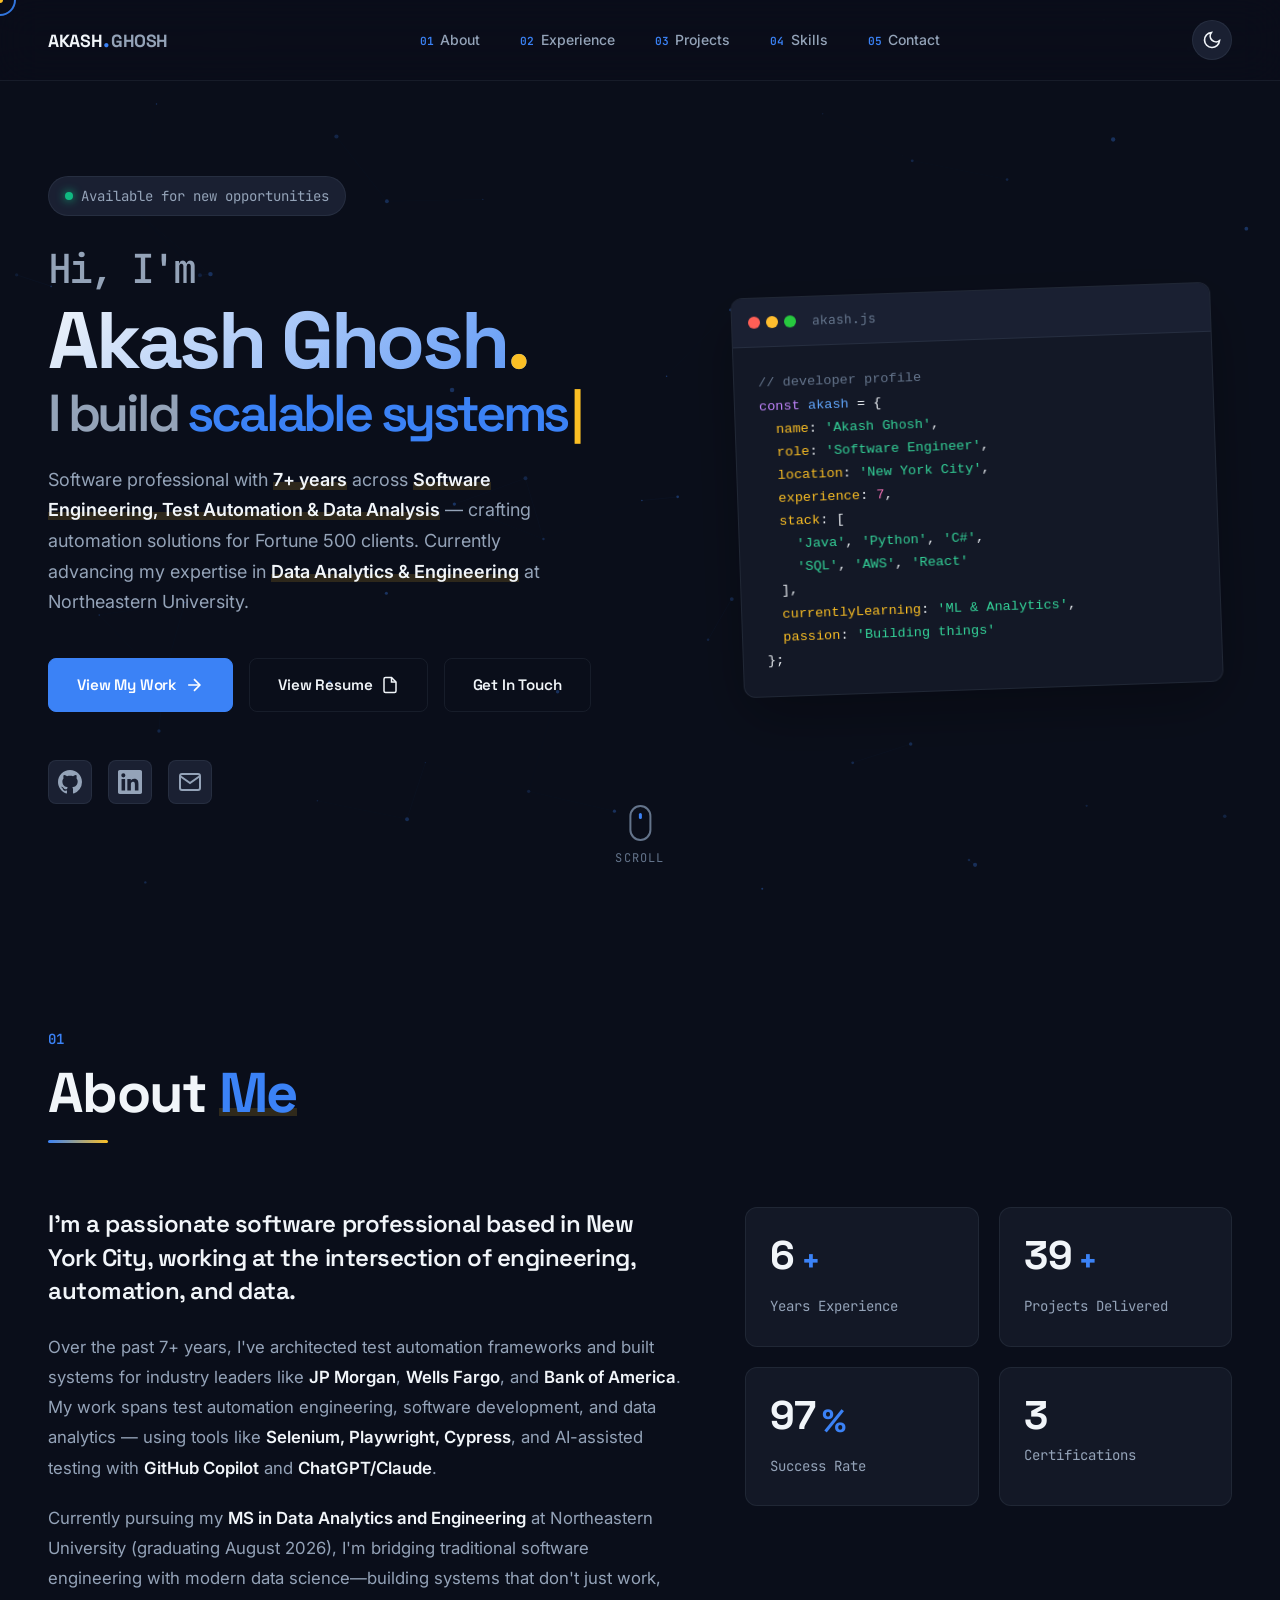
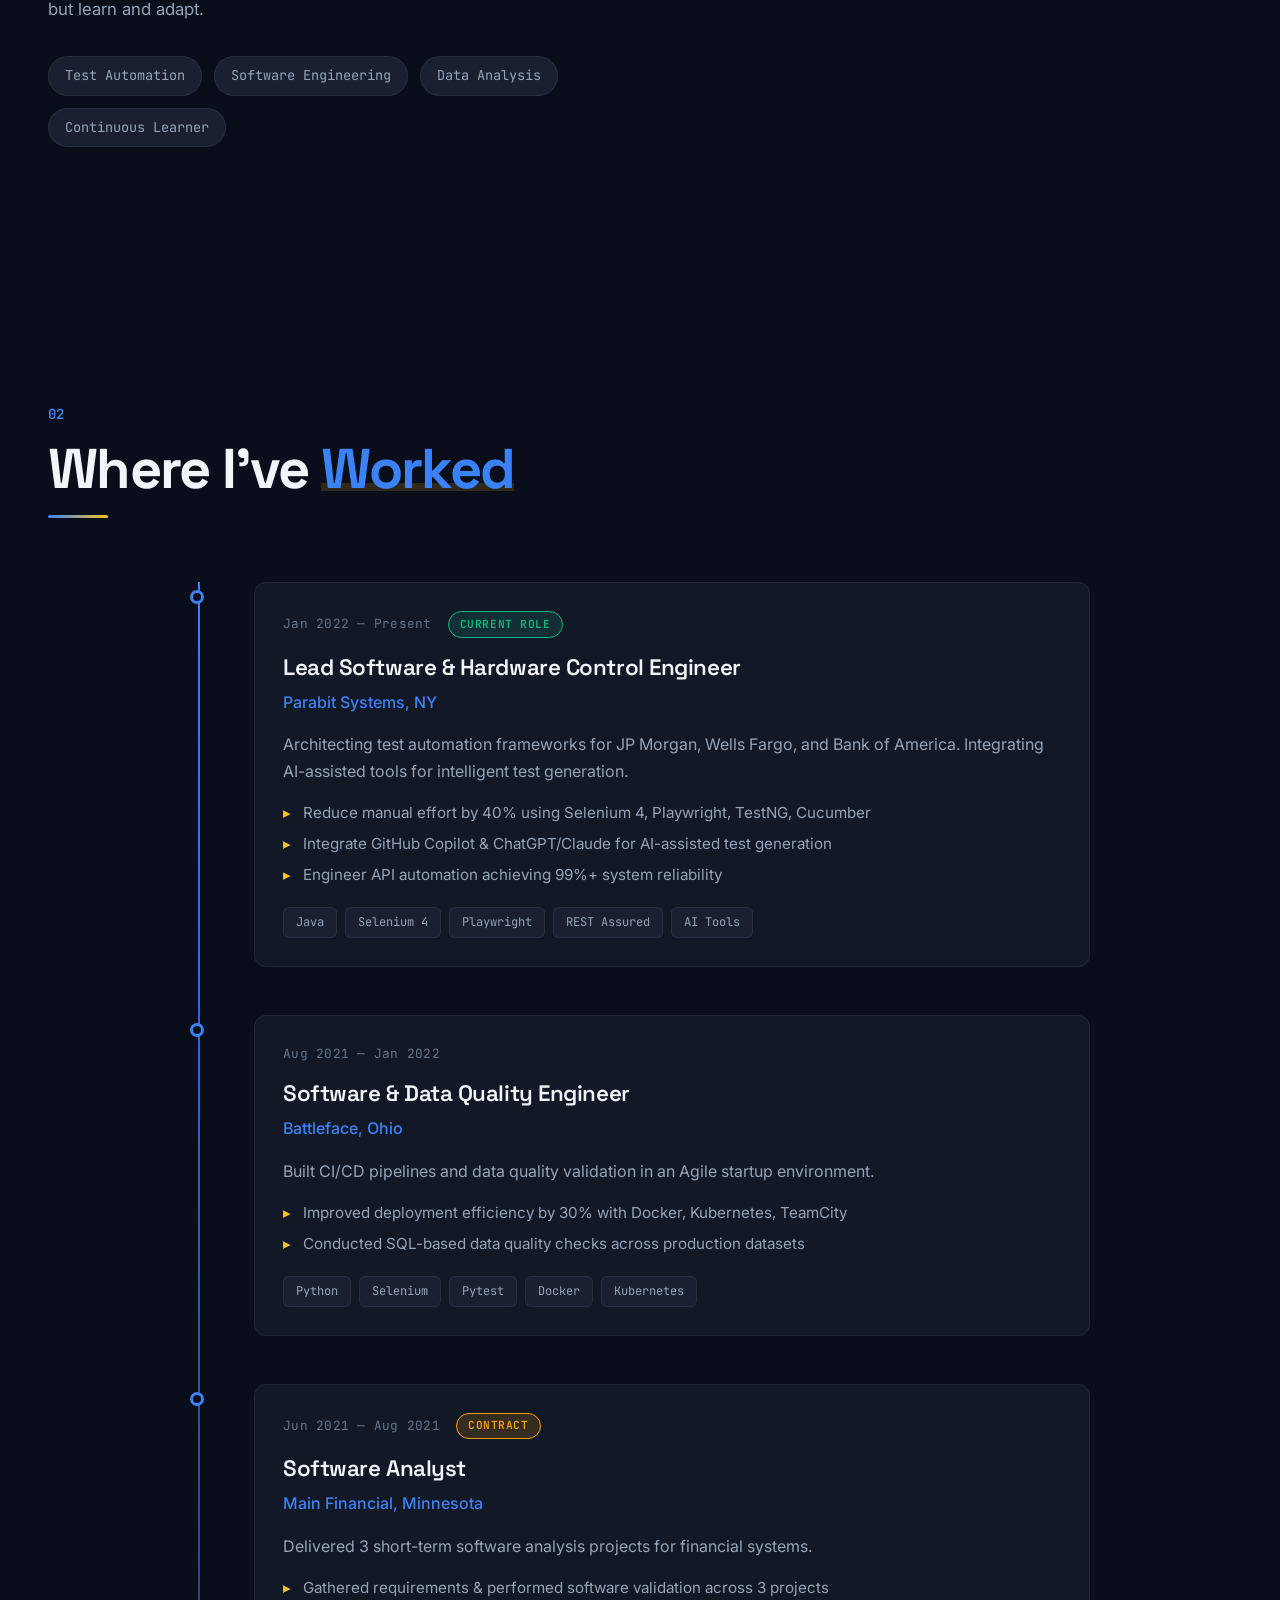
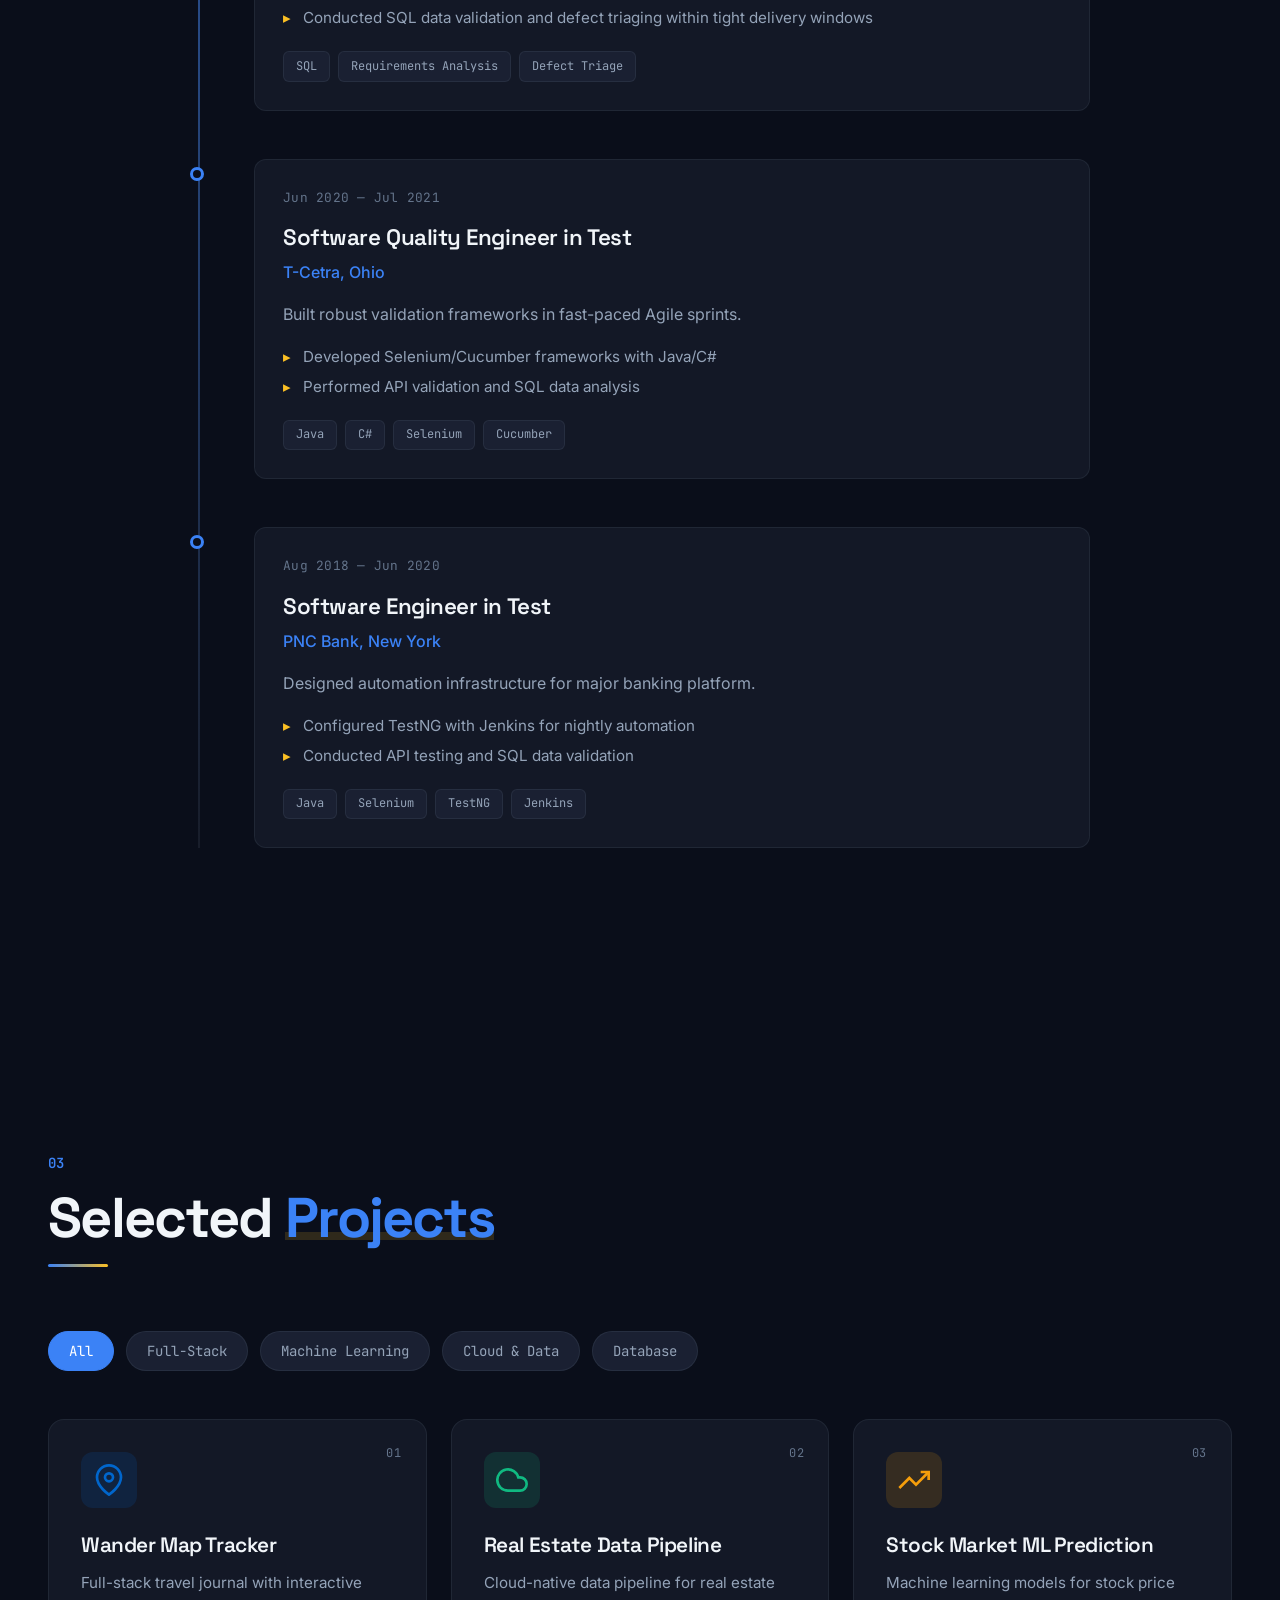
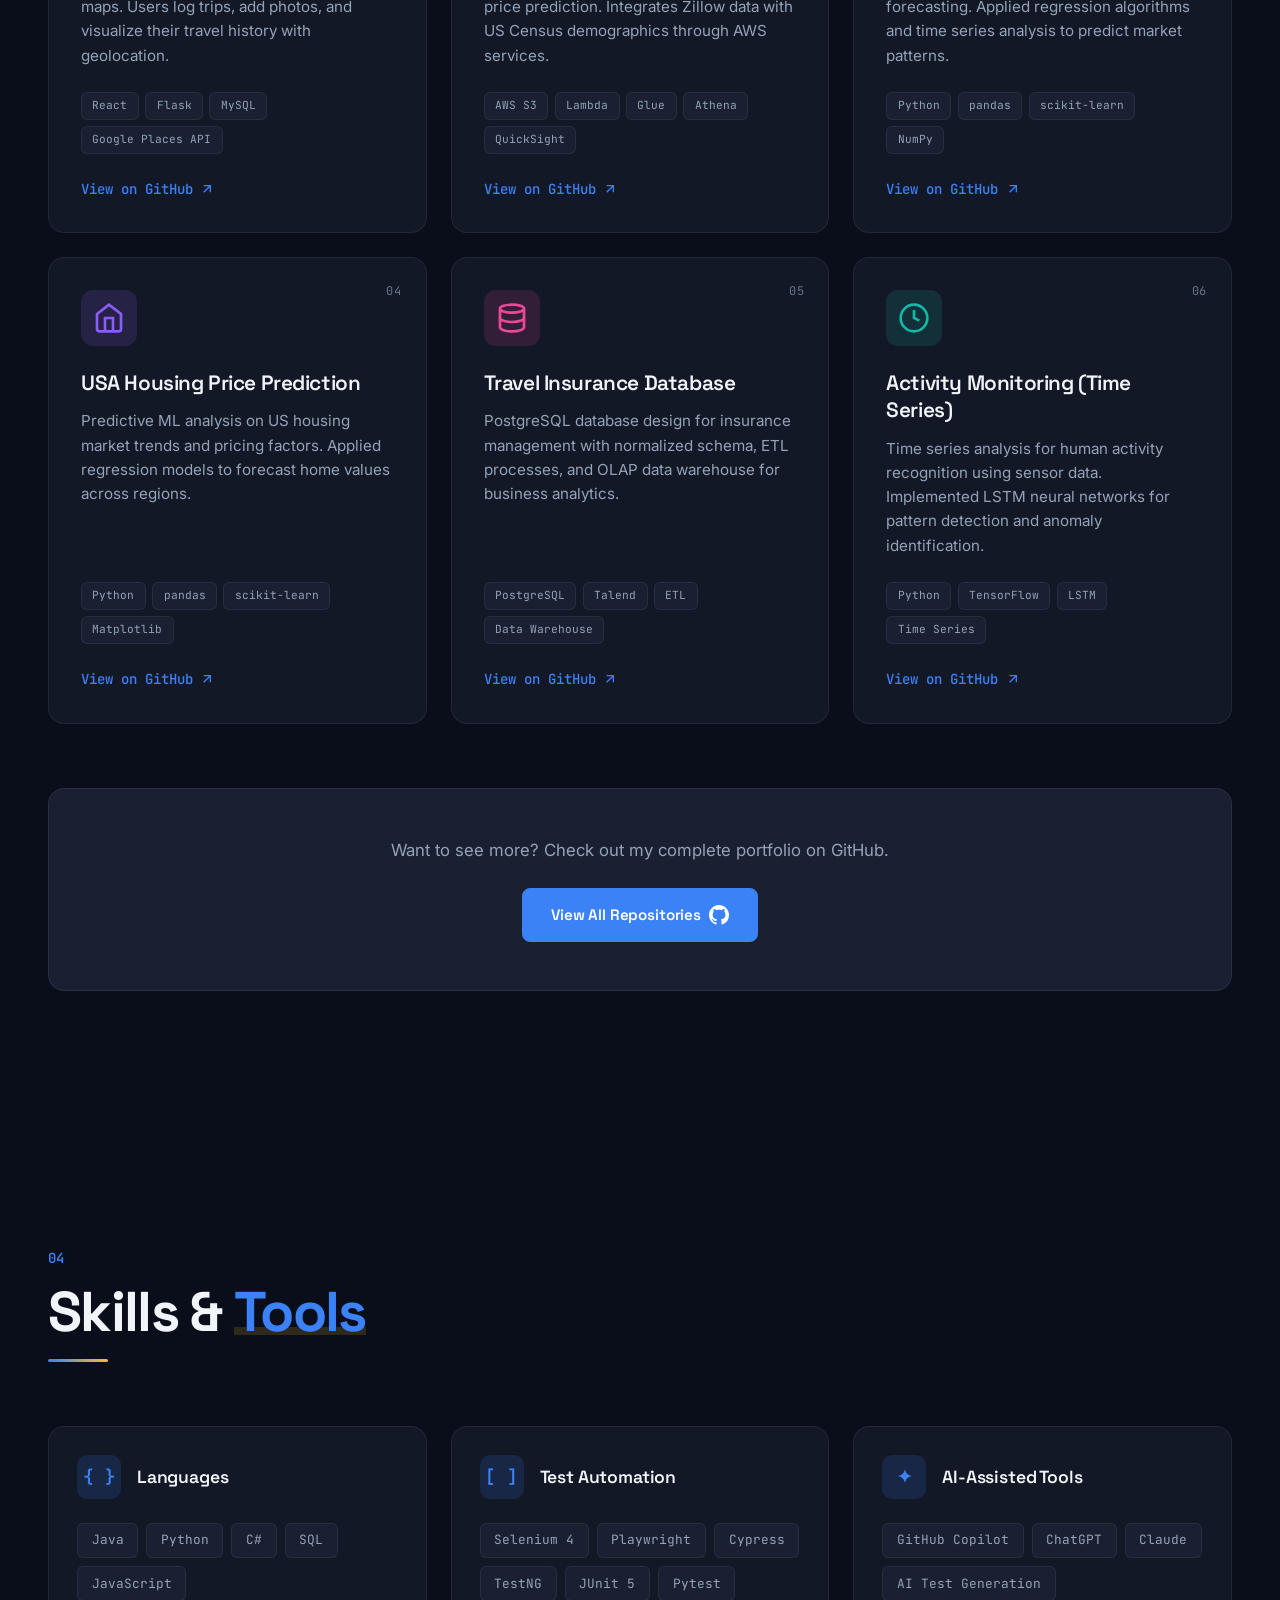
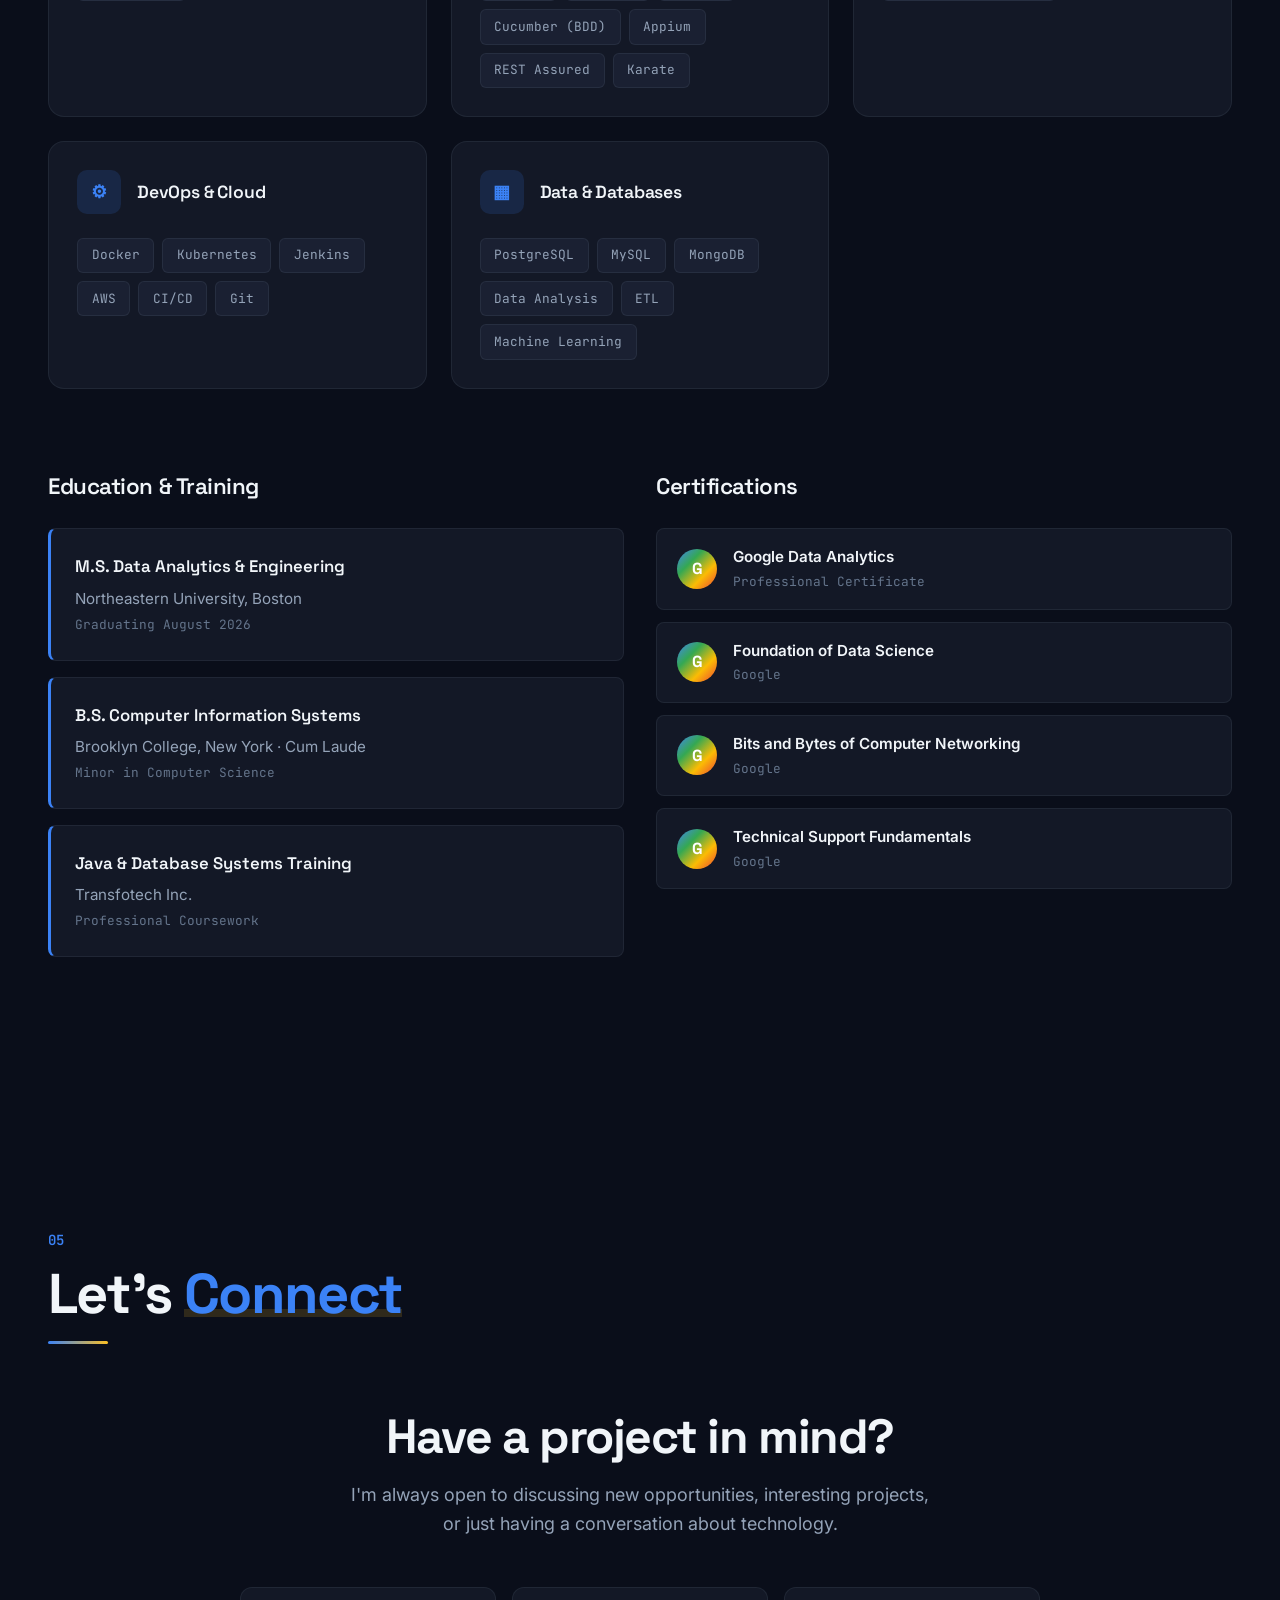
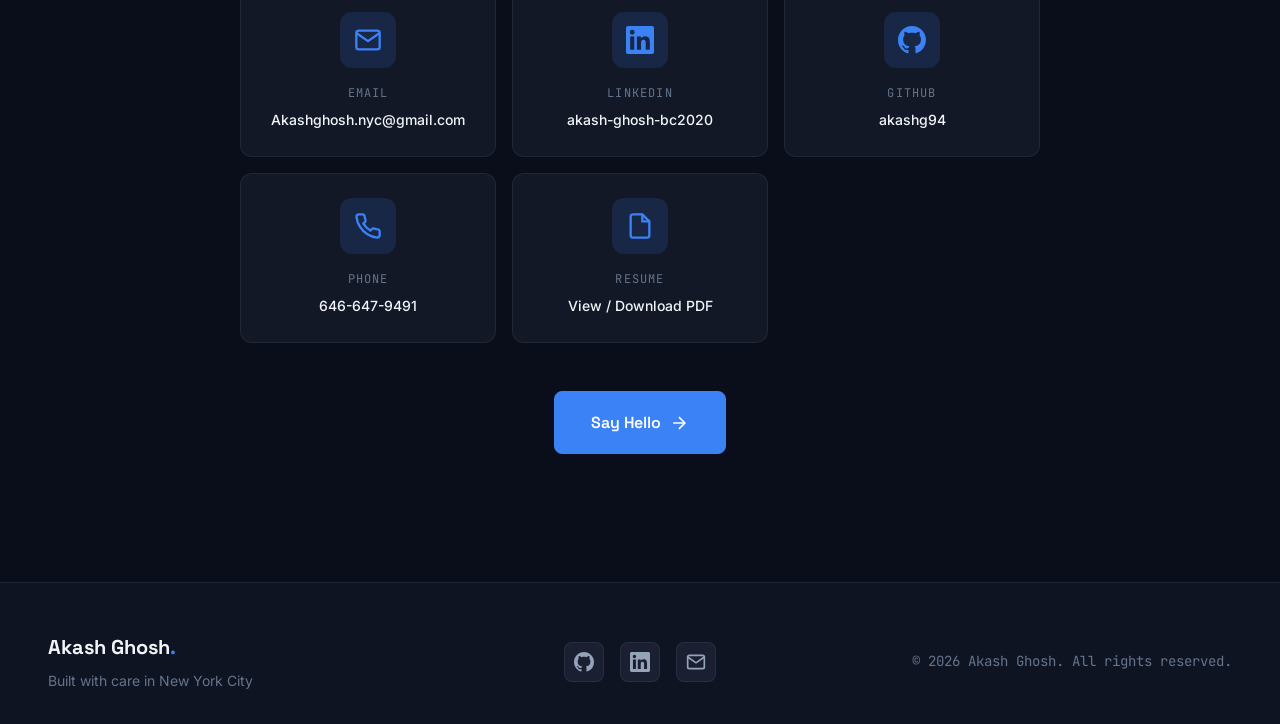
<file: index.html>
<!DOCTYPE html>
<html lang="en">
<head>
    <meta charset="UTF-8">
    <meta name="viewport" content="width=device-width, initial-scale=1.0">
    <meta name="description" content="Akash Ghosh - Software Engineering, Test Automation & Data Analysis Portfolio">
    <meta name="author" content="Akash Ghosh">
    <title>Akash Ghosh — Software, Automation & Data</title>
    
    <!-- Favicon -->
    <link rel="icon" type="image/svg+xml" href="data:image/svg+xml,%3Csvg xmlns='http://www.w3.org/2000/svg' viewBox='0 0 100 100'%3E%3Crect width='100' height='100' rx='20' fill='%230066CC'/%3E%3Ctext x='50' y='65' font-family='Arial' font-size='50' font-weight='bold' fill='white' text-anchor='middle'%3EAG%3C/text%3E%3C/svg%3E">
    
    <!-- Google Fonts -->
    <link rel="preconnect" href="https://fonts.googleapis.com">
    <link rel="preconnect" href="https://fonts.gstatic.com" crossorigin>
    <link href="https://fonts.googleapis.com/css2?family=Space+Grotesk:wght@400;500;600;700&family=Inter:wght@300;400;500;600;700&family=JetBrains+Mono:wght@400;500;600&display=swap" rel="stylesheet">
    
    <link rel="stylesheet" href="styles.css">
</head>
<body>
    <!-- Custom Cursor -->
    <div class="cursor" id="cursor"></div>
    <div class="cursor-dot" id="cursor-dot"></div>

    <!-- Loading Screen -->
    <div class="loader" id="loader">
        <div class="loader-content">
            <div class="loader-text">AG</div>
            <div class="loader-bar"><div class="loader-progress"></div></div>
        </div>
    </div>

    <!-- Navigation -->
    <nav class="nav" id="nav">
        <div class="nav-container">
            <a href="#home" class="nav-logo">
                <span class="nav-logo-text">AKASH</span>
                <span class="nav-logo-dot">.</span>
                <span class="nav-logo-text-alt">GHOSH</span>
            </a>
            <ul class="nav-menu">
                <li><a href="#about" class="nav-link"><span class="nav-num">01</span>About</a></li>
                <li><a href="#experience" class="nav-link"><span class="nav-num">02</span>Experience</a></li>
                <li><a href="#projects" class="nav-link"><span class="nav-num">03</span>Projects</a></li>
                <li><a href="#skills" class="nav-link"><span class="nav-num">04</span>Skills</a></li>
                <li><a href="#contact" class="nav-link"><span class="nav-num">05</span>Contact</a></li>
            </ul>
            <button class="theme-toggle" id="theme-toggle" aria-label="Toggle theme">
                <svg class="sun" xmlns="http://www.w3.org/2000/svg" width="20" height="20" viewBox="0 0 24 24" fill="none" stroke="currentColor" stroke-width="2"><circle cx="12" cy="12" r="5"/><line x1="12" y1="1" x2="12" y2="3"/><line x1="12" y1="21" x2="12" y2="23"/><line x1="4.22" y1="4.22" x2="5.64" y2="5.64"/><line x1="18.36" y1="18.36" x2="19.78" y2="19.78"/><line x1="1" y1="12" x2="3" y2="12"/><line x1="21" y1="12" x2="23" y2="12"/><line x1="4.22" y1="19.78" x2="5.64" y2="18.36"/><line x1="18.36" y1="5.64" x2="19.78" y2="4.22"/></svg>
                <svg class="moon" xmlns="http://www.w3.org/2000/svg" width="20" height="20" viewBox="0 0 24 24" fill="none" stroke="currentColor" stroke-width="2"><path d="M21 12.79A9 9 0 1 1 11.21 3 7 7 0 0 0 21 12.79z"/></svg>
            </button>
            <button class="mobile-toggle" id="mobile-toggle" aria-label="Menu">
                <span></span><span></span><span></span>
            </button>
        </div>
    </nav>

    <!-- Hero Section -->
    <section class="hero" id="home">
        <div class="hero-bg">
            <canvas id="particles"></canvas>
        </div>
        <div class="hero-container">
            <div class="hero-content">
                <div class="hero-badge fade-up">
                    <span class="hero-badge-dot"></span>
                    <span>Available for new opportunities</span>
                </div>
                <h1 class="hero-title">
                    <span class="hero-title-line fade-up">Hi, I'm</span>
                    <span class="hero-title-line hero-name fade-up">Akash Ghosh<span class="hero-period">.</span></span>
                    <span class="hero-title-line hero-subtitle fade-up">I build <span class="rotate-text" id="rotate-text">scalable systems</span></span>
                </h1>
                <p class="hero-desc fade-up">
                    Software professional with <span class="hero-highlight">7+ years</span> across <span class="hero-highlight">Software Engineering, Test Automation &amp; Data Analysis</span> — crafting automation solutions for Fortune 500 clients. Currently advancing my expertise in <span class="hero-highlight">Data Analytics &amp; Engineering</span> at Northeastern University.
                </p>
                <div class="hero-cta fade-up">
                    <a href="#projects" class="btn btn-primary">
                        <span>View My Work</span>
                        <svg xmlns="http://www.w3.org/2000/svg" width="20" height="20" viewBox="0 0 24 24" fill="none" stroke="currentColor" stroke-width="2"><line x1="5" y1="12" x2="19" y2="12"/><polyline points="12 5 19 12 12 19"/></svg>
                    </a>
                    <a href="resume.html" target="_blank" rel="noopener" class="btn btn-secondary">
                        <span>View Resume</span>
                        <svg xmlns="http://www.w3.org/2000/svg" width="18" height="18" viewBox="0 0 24 24" fill="none" stroke="currentColor" stroke-width="2"><path d="M14 2H6a2 2 0 0 0-2 2v16a2 2 0 0 0 2 2h12a2 2 0 0 0 2-2V8z"/><polyline points="14 2 14 8 20 8"/></svg>
                    </a>
                    <a href="#contact" class="btn btn-secondary">
                        <span>Get In Touch</span>
                    </a>
                </div>
                <div class="hero-socials fade-up">
                    <a href="https://github.com/akashg94" target="_blank" rel="noopener" class="social-link" aria-label="GitHub">
                        <svg xmlns="http://www.w3.org/2000/svg" width="24" height="24" viewBox="0 0 24 24" fill="currentColor"><path d="M12 0C5.37 0 0 5.37 0 12c0 5.31 3.435 9.795 8.205 11.385.6.105.825-.255.825-.57 0-.285-.015-1.23-.015-2.235-3.015.555-3.795-.735-4.035-1.41-.135-.345-.72-1.41-1.23-1.695-.42-.225-1.02-.78-.015-.795.945-.015 1.62.87 1.845 1.23 1.08 1.815 2.805 1.305 3.495.99.105-.78.42-1.305.765-1.605-2.67-.3-5.46-1.335-5.46-5.925 0-1.305.465-2.385 1.23-3.225-.12-.3-.54-1.53.12-3.18 0 0 1.005-.315 3.3 1.23.96-.27 1.98-.405 3-.405s2.04.135 3 .405c2.295-1.56 3.3-1.23 3.3-1.23.66 1.65.24 2.88.12 3.18.765.84 1.23 1.905 1.23 3.225 0 4.605-2.805 5.625-5.475 5.925.435.375.81 1.095.81 2.22 0 1.605-.015 2.895-.015 3.3 0 .315.225.69.825.57A12.02 12.02 0 0024 12c0-6.63-5.37-12-12-12z"/></svg>
                    </a>
                    <a href="https://www.linkedin.com/in/akash-ghosh-bc2020/" target="_blank" rel="noopener" class="social-link" aria-label="LinkedIn">
                        <svg xmlns="http://www.w3.org/2000/svg" width="24" height="24" viewBox="0 0 24 24" fill="currentColor"><path d="M20.447 20.452h-3.554v-5.569c0-1.328-.027-3.037-1.852-3.037-1.853 0-2.136 1.445-2.136 2.939v5.667H9.351V9h3.414v1.561h.046c.477-.9 1.637-1.85 3.37-1.85 3.601 0 4.267 2.37 4.267 5.455v6.286zM5.337 7.433a2.062 2.062 0 01-2.063-2.065 2.063 2.063 0 112.063 2.065zm1.782 13.019H3.555V9h3.564v11.452zM22.225 0H1.771C.792 0 0 .774 0 1.729v20.542C0 23.227.792 24 1.771 24h20.451C23.2 24 24 23.227 24 22.271V1.729C24 .774 23.2 0 22.222 0h.003z"/></svg>
                    </a>
                    <a href="mailto:Akashghosh.nyc@gmail.com" class="social-link" aria-label="Email">
                        <svg xmlns="http://www.w3.org/2000/svg" width="24" height="24" viewBox="0 0 24 24" fill="none" stroke="currentColor" stroke-width="2"><path d="M4 4h16c1.1 0 2 .9 2 2v12c0 1.1-.9 2-2 2H4c-1.1 0-2-.9-2-2V6c0-1.1.9-2 2-2z"/><polyline points="22,6 12,13 2,6"/></svg>
                    </a>
                </div>
            </div>
            <div class="hero-visual">
                <div class="code-window fade-in">
                    <div class="code-header">
                        <div class="code-dots"><span></span><span></span><span></span></div>
                        <div class="code-filename">akash.js</div>
                    </div>
                    <div class="code-body">
                        <pre><code><span class="code-comment">// developer profile</span>
<span class="code-keyword">const</span> <span class="code-var">akash</span> = {
  <span class="code-prop">name</span>: <span class="code-string">'Akash Ghosh'</span>,
  <span class="code-prop">role</span>: <span class="code-string">'Software Engineer'</span>,
  <span class="code-prop">location</span>: <span class="code-string">'New York City'</span>,
  <span class="code-prop">experience</span>: <span class="code-number">7</span>,
  <span class="code-prop">stack</span>: [
    <span class="code-string">'Java'</span>, <span class="code-string">'Python'</span>, <span class="code-string">'C#'</span>,
    <span class="code-string">'SQL'</span>, <span class="code-string">'AWS'</span>, <span class="code-string">'React'</span>
  ],
  <span class="code-prop">currentlyLearning</span>: <span class="code-string">'ML & Analytics'</span>,
  <span class="code-prop">passion</span>: <span class="code-string">'Building things'</span>
};</code></pre>
                    </div>
                </div>
            </div>
        </div>
        <a href="#about" class="scroll-indicator">
            <div class="mouse"><div class="wheel"></div></div>
            <span>Scroll</span>
        </a>
    </section>

    <!-- About Section -->
    <section class="about section" id="about">
        <div class="container">
            <div class="section-header reveal">
                <span class="section-num">01</span>
                <h2 class="section-title">About <span class="title-accent">Me</span></h2>
                <div class="section-line"></div>
            </div>
            <div class="about-grid">
                <div class="about-content reveal">
                    <p class="about-lead">
                        I'm a passionate software professional based in New York City, working at the intersection of engineering, automation, and data.
                    </p>
                    <p class="about-text">
                        Over the past 7+ years, I've architected test automation frameworks and built systems for industry leaders like <strong>JP Morgan</strong>, <strong>Wells Fargo</strong>, and <strong>Bank of America</strong>. My work spans test automation engineering, software development, and data analytics — using tools like <strong>Selenium, Playwright, Cypress</strong>, and AI-assisted testing with <strong>GitHub Copilot</strong> and <strong>ChatGPT/Claude</strong>.
                    </p>
                    <p class="about-text">
                        Currently pursuing my <strong>MS in Data Analytics and Engineering</strong> at Northeastern University (graduating August 2026), I'm bridging traditional software engineering with modern data science—building systems that don't just work, but learn and adapt.
                    </p>
                    <div class="about-tags">
                        <span class="tag">Test Automation</span>
                        <span class="tag">Software Engineering</span>
                        <span class="tag">Data Analysis</span>
                        <span class="tag">Continuous Learner</span>
                    </div>
                </div>
                <div class="about-stats reveal">
                    <div class="stat-card">
                        <div class="stat-num" data-count="7">0</div>
                        <div class="stat-plus">+</div>
                        <div class="stat-label">Years Experience</div>
                    </div>
                    <div class="stat-card">
                        <div class="stat-num" data-count="40">0</div>
                        <div class="stat-plus">+</div>
                        <div class="stat-label">Projects Delivered</div>
                    </div>
                    <div class="stat-card">
                        <div class="stat-num" data-count="99">0</div>
                        <div class="stat-plus">%</div>
                        <div class="stat-label">Success Rate</div>
                    </div>
                    <div class="stat-card">
                        <div class="stat-num" data-count="4">0</div>
                        <div class="stat-plus"></div>
                        <div class="stat-label">Certifications</div>
                    </div>
                </div>
            </div>
        </div>
    </section>

    <!-- Experience Section -->
    <section class="experience section" id="experience">
        <div class="container">
            <div class="section-header reveal">
                <span class="section-num">02</span>
                <h2 class="section-title">Where I've <span class="title-accent">Worked</span></h2>
                <div class="section-line"></div>
            </div>
            <div class="timeline">
                <div class="timeline-item reveal">
                    <div class="timeline-marker"></div>
                    <div class="timeline-content">
                        <div class="timeline-meta">
                            <span class="timeline-date">Jan 2022 — Present</span>
                            <span class="timeline-tag current">Current Role</span>
                        </div>
                        <h3 class="timeline-role">Lead Software &amp; Hardware Control Engineer</h3>
                        <h4 class="timeline-company">Parabit Systems, NY</h4>
                        <p class="timeline-desc">Architecting test automation frameworks for JP Morgan, Wells Fargo, and Bank of America. Integrating AI-assisted tools for intelligent test generation.</p>
                        <ul class="timeline-list">
                            <li>Reduce manual effort by 40% using Selenium 4, Playwright, TestNG, Cucumber</li>
                            <li>Integrate GitHub Copilot &amp; ChatGPT/Claude for AI-assisted test generation</li>
                            <li>Engineer API automation achieving 99%+ system reliability</li>
                        </ul>
                        <div class="timeline-stack">
                            <span>Java</span><span>Selenium 4</span><span>Playwright</span><span>REST Assured</span><span>AI Tools</span>
                        </div>
                    </div>
                </div>
                
                <div class="timeline-item reveal">
                    <div class="timeline-marker"></div>
                    <div class="timeline-content">
                        <div class="timeline-meta">
                            <span class="timeline-date">Aug 2021 — Jan 2022</span>
                        </div>
                        <h3 class="timeline-role">Software &amp; Data Quality Engineer</h3>
                        <h4 class="timeline-company">Battleface, Ohio</h4>
                        <p class="timeline-desc">Built CI/CD pipelines and data quality validation in an Agile startup environment.</p>
                        <ul class="timeline-list">
                            <li>Improved deployment efficiency by 30% with Docker, Kubernetes, TeamCity</li>
                            <li>Conducted SQL-based data quality checks across production datasets</li>
                        </ul>
                        <div class="timeline-stack">
                            <span>Python</span><span>Selenium</span><span>Pytest</span><span>Docker</span><span>Kubernetes</span>
                        </div>
                    </div>
                </div>

                <div class="timeline-item reveal">
                    <div class="timeline-marker"></div>
                    <div class="timeline-content">
                        <div class="timeline-meta">
                            <span class="timeline-date">Jun 2021 — Aug 2021</span>
                            <span class="timeline-tag" style="background:rgba(245,158,11,0.15);color:#F59E0B;border:1px solid #F59E0B;">Contract</span>
                        </div>
                        <h3 class="timeline-role">Software Analyst</h3>
                        <h4 class="timeline-company">Main Financial, Minnesota</h4>
                        <p class="timeline-desc">Delivered 3 short-term software analysis projects for financial systems.</p>
                        <ul class="timeline-list">
                            <li>Gathered requirements &amp; performed software validation across 3 projects</li>
                            <li>Conducted SQL data validation and defect triaging within tight delivery windows</li>
                        </ul>
                        <div class="timeline-stack">
                            <span>SQL</span><span>Requirements Analysis</span><span>Defect Triage</span>
                        </div>
                    </div>
                </div>

                <div class="timeline-item reveal">
                    <div class="timeline-marker"></div>
                    <div class="timeline-content">
                        <div class="timeline-meta">
                            <span class="timeline-date">Jun 2020 — Jul 2021</span>
                        </div>
                        <h3 class="timeline-role">Software Quality Engineer in Test</h3>
                        <h4 class="timeline-company">T-Cetra, Ohio</h4>
                        <p class="timeline-desc">Built robust validation frameworks in fast-paced Agile sprints.</p>
                        <ul class="timeline-list">
                            <li>Developed Selenium/Cucumber frameworks with Java/C#</li>
                            <li>Performed API validation and SQL data analysis</li>
                        </ul>
                        <div class="timeline-stack">
                            <span>Java</span><span>C#</span><span>Selenium</span><span>Cucumber</span>
                        </div>
                    </div>
                </div>

                <div class="timeline-item reveal">
                    <div class="timeline-marker"></div>
                    <div class="timeline-content">
                        <div class="timeline-meta">
                            <span class="timeline-date">Aug 2018 — Jun 2020</span>
                        </div>
                        <h3 class="timeline-role">Software Engineer in Test</h3>
                        <h4 class="timeline-company">PNC Bank, New York</h4>
                        <p class="timeline-desc">Designed automation infrastructure for major banking platform.</p>
                        <ul class="timeline-list">
                            <li>Configured TestNG with Jenkins for nightly automation</li>
                            <li>Conducted API testing and SQL data validation</li>
                        </ul>
                        <div class="timeline-stack">
                            <span>Java</span><span>Selenium</span><span>TestNG</span><span>Jenkins</span>
                        </div>
                    </div>
                </div>
            </div>
        </div>
    </section>

    <!-- Projects Section -->
    <section class="projects section" id="projects">
        <div class="container">
            <div class="section-header reveal">
                <span class="section-num">03</span>
                <h2 class="section-title">Selected <span class="title-accent">Projects</span></h2>
                <div class="section-line"></div>
            </div>
            
            <div class="project-filters reveal">
                <button class="filter-btn active" data-filter="all">All</button>
                <button class="filter-btn" data-filter="fullstack">Full-Stack</button>
                <button class="filter-btn" data-filter="ml">Machine Learning</button>
                <button class="filter-btn" data-filter="cloud">Cloud & Data</button>
                <button class="filter-btn" data-filter="database">Database</button>
            </div>

            <div class="projects-grid">
                <article class="project-card reveal" data-category="fullstack">
                    <div class="project-num">01</div>
                    <div class="project-icon" style="--icon-color: #0066CC;">
                        <svg xmlns="http://www.w3.org/2000/svg" width="32" height="32" viewBox="0 0 24 24" fill="none" stroke="currentColor" stroke-width="2"><path d="M21 10c0 7-9 13-9 13s-9-6-9-13a9 9 0 0 1 18 0z"/><circle cx="12" cy="10" r="3"/></svg>
                    </div>
                    <h3 class="project-title">Wander Map Tracker</h3>
                    <p class="project-desc">Full-stack travel journal with interactive maps. Users log trips, add photos, and visualize their travel history with geolocation.</p>
                    <div class="project-tech">
                        <span>React</span><span>Flask</span><span>MySQL</span><span>Google Places API</span>
                    </div>
                    <a href="https://github.com/akashg94/wander-Map-Tracker" target="_blank" rel="noopener" class="project-link">
                        <span>View on GitHub</span>
                        <svg xmlns="http://www.w3.org/2000/svg" width="16" height="16" viewBox="0 0 24 24" fill="none" stroke="currentColor" stroke-width="2"><line x1="7" y1="17" x2="17" y2="7"/><polyline points="7 7 17 7 17 17"/></svg>
                    </a>
                </article>

                <article class="project-card reveal" data-category="cloud">
                    <div class="project-num">02</div>
                    <div class="project-icon" style="--icon-color: #10B981;">
                        <svg xmlns="http://www.w3.org/2000/svg" width="32" height="32" viewBox="0 0 24 24" fill="none" stroke="currentColor" stroke-width="2"><path d="M18 10h-1.26A8 8 0 1 0 9 20h9a5 5 0 0 0 0-10z"/></svg>
                    </div>
                    <h3 class="project-title">Real Estate Data Pipeline</h3>
                    <p class="project-desc">Cloud-native data pipeline for real estate price prediction. Integrates Zillow data with US Census demographics through AWS services.</p>
                    <div class="project-tech">
                        <span>AWS S3</span><span>Lambda</span><span>Glue</span><span>Athena</span><span>QuickSight</span>
                    </div>
                    <a href="https://github.com/akashg94/Real-Estate-Data-analysis-with-AWS-Data-Pipeline-Project" target="_blank" rel="noopener" class="project-link">
                        <span>View on GitHub</span>
                        <svg xmlns="http://www.w3.org/2000/svg" width="16" height="16" viewBox="0 0 24 24" fill="none" stroke="currentColor" stroke-width="2"><line x1="7" y1="17" x2="17" y2="7"/><polyline points="7 7 17 7 17 17"/></svg>
                    </a>
                </article>

                <article class="project-card reveal" data-category="ml">
                    <div class="project-num">03</div>
                    <div class="project-icon" style="--icon-color: #F59E0B;">
                        <svg xmlns="http://www.w3.org/2000/svg" width="32" height="32" viewBox="0 0 24 24" fill="none" stroke="currentColor" stroke-width="2"><polyline points="23 6 13.5 15.5 8.5 10.5 1 18"/><polyline points="17 6 23 6 23 12"/></svg>
                    </div>
                    <h3 class="project-title">Stock Market ML Prediction</h3>
                    <p class="project-desc">Machine learning models for stock price forecasting. Applied regression algorithms and time series analysis to predict market patterns.</p>
                    <div class="project-tech">
                        <span>Python</span><span>pandas</span><span>scikit-learn</span><span>NumPy</span>
                    </div>
                    <a href="https://github.com/akashg94/StockMarketAnalysisAndMLPrediction" target="_blank" rel="noopener" class="project-link">
                        <span>View on GitHub</span>
                        <svg xmlns="http://www.w3.org/2000/svg" width="16" height="16" viewBox="0 0 24 24" fill="none" stroke="currentColor" stroke-width="2"><line x1="7" y1="17" x2="17" y2="7"/><polyline points="7 7 17 7 17 17"/></svg>
                    </a>
                </article>

                <article class="project-card reveal" data-category="ml">
                    <div class="project-num">04</div>
                    <div class="project-icon" style="--icon-color: #8B5CF6;">
                        <svg xmlns="http://www.w3.org/2000/svg" width="32" height="32" viewBox="0 0 24 24" fill="none" stroke="currentColor" stroke-width="2"><path d="M3 9l9-7 9 7v11a2 2 0 0 1-2 2H5a2 2 0 0 1-2-2z"/><polyline points="9 22 9 12 15 12 15 22"/></svg>
                    </div>
                    <h3 class="project-title">USA Housing Price Prediction</h3>
                    <p class="project-desc">Predictive ML analysis on US housing market trends and pricing factors. Applied regression models to forecast home values across regions.</p>
                    <div class="project-tech">
                        <span>Python</span><span>pandas</span><span>scikit-learn</span><span>Matplotlib</span>
                    </div>
                    <a href="https://github.com/akashg94/USA-Housing-Price-Prediction-Analysis" target="_blank" rel="noopener" class="project-link">
                        <span>View on GitHub</span>
                        <svg xmlns="http://www.w3.org/2000/svg" width="16" height="16" viewBox="0 0 24 24" fill="none" stroke="currentColor" stroke-width="2"><line x1="7" y1="17" x2="17" y2="7"/><polyline points="7 7 17 7 17 17"/></svg>
                    </a>
                </article>

                <article class="project-card reveal" data-category="database">
                    <div class="project-num">05</div>
                    <div class="project-icon" style="--icon-color: #EC4899;">
                        <svg xmlns="http://www.w3.org/2000/svg" width="32" height="32" viewBox="0 0 24 24" fill="none" stroke="currentColor" stroke-width="2"><ellipse cx="12" cy="5" rx="9" ry="3"/><path d="M21 12c0 1.66-4 3-9 3s-9-1.34-9-3"/><path d="M3 5v14c0 1.66 4 3 9 3s9-1.34 9-3V5"/></svg>
                    </div>
                    <h3 class="project-title">Travel Insurance Database</h3>
                    <p class="project-desc">PostgreSQL database design for insurance management with normalized schema, ETL processes, and OLAP data warehouse for business analytics.</p>
                    <div class="project-tech">
                        <span>PostgreSQL</span><span>Talend</span><span>ETL</span><span>Data Warehouse</span>
                    </div>
                    <a href="https://github.com/akashg94/Database-Management-Project---Explore-Secure-Travel-Insurance" target="_blank" rel="noopener" class="project-link">
                        <span>View on GitHub</span>
                        <svg xmlns="http://www.w3.org/2000/svg" width="16" height="16" viewBox="0 0 24 24" fill="none" stroke="currentColor" stroke-width="2"><line x1="7" y1="17" x2="17" y2="7"/><polyline points="7 7 17 7 17 17"/></svg>
                    </a>
                </article>

                <article class="project-card reveal" data-category="ml">
                    <div class="project-num">06</div>
                    <div class="project-icon" style="--icon-color: #14B8A6;">
                        <svg xmlns="http://www.w3.org/2000/svg" width="32" height="32" viewBox="0 0 24 24" fill="none" stroke="currentColor" stroke-width="2"><circle cx="12" cy="12" r="10"/><polyline points="12 6 12 12 16 14"/></svg>
                    </div>
                    <h3 class="project-title">Activity Monitoring (Time Series)</h3>
                    <p class="project-desc">Time series analysis for human activity recognition using sensor data. Implemented LSTM neural networks for pattern detection and anomaly identification.</p>
                    <div class="project-tech">
                        <span>Python</span><span>TensorFlow</span><span>LSTM</span><span>Time Series</span>
                    </div>
                    <a href="https://github.com/akashg94/Time-Series-for-Human-Activity-Monitoring" target="_blank" rel="noopener" class="project-link">
                        <span>View on GitHub</span>
                        <svg xmlns="http://www.w3.org/2000/svg" width="16" height="16" viewBox="0 0 24 24" fill="none" stroke="currentColor" stroke-width="2"><line x1="7" y1="17" x2="17" y2="7"/><polyline points="7 7 17 7 17 17"/></svg>
                    </a>
                </article>
            </div>

            <div class="projects-cta reveal">
                <p>Want to see more? Check out my complete portfolio on GitHub.</p>
                <a href="https://github.com/akashg94" target="_blank" rel="noopener" class="btn btn-primary">
                    <span>View All Repositories</span>
                    <svg xmlns="http://www.w3.org/2000/svg" width="20" height="20" viewBox="0 0 24 24" fill="currentColor"><path d="M12 0C5.37 0 0 5.37 0 12c0 5.31 3.435 9.795 8.205 11.385.6.105.825-.255.825-.57 0-.285-.015-1.23-.015-2.235-3.015.555-3.795-.735-4.035-1.41-.135-.345-.72-1.41-1.23-1.695-.42-.225-1.02-.78-.015-.795.945-.015 1.62.87 1.845 1.23 1.08 1.815 2.805 1.305 3.495.99.105-.78.42-1.305.765-1.605-2.67-.3-5.46-1.335-5.46-5.925 0-1.305.465-2.385 1.23-3.225-.12-.3-.54-1.53.12-3.18 0 0 1.005-.315 3.3 1.23.96-.27 1.98-.405 3-.405s2.04.135 3 .405c2.295-1.56 3.3-1.23 3.3-1.23.66 1.65.24 2.88.12 3.18.765.84 1.23 1.905 1.23 3.225 0 4.605-2.805 5.625-5.475 5.925.435.375.81 1.095.81 2.22 0 1.605-.015 2.895-.015 3.3 0 .315.225.69.825.57A12.02 12.02 0 0024 12c0-6.63-5.37-12-12-12z"/></svg>
                </a>
            </div>
        </div>
    </section>

    <!-- Skills Section -->
    <section class="skills section" id="skills">
        <div class="container">
            <div class="section-header reveal">
                <span class="section-num">04</span>
                <h2 class="section-title">Skills & <span class="title-accent">Tools</span></h2>
                <div class="section-line"></div>
            </div>

            <div class="skills-grid">
                <div class="skill-category reveal">
                    <div class="skill-header">
                        <div class="skill-icon-wrap"><span class="skill-num">{ }</span></div>
                        <h3>Languages</h3>
                    </div>
                    <div class="skill-items">
                        <span class="skill-item">Java</span>
                        <span class="skill-item">Python</span>
                        <span class="skill-item">C#</span>
                        <span class="skill-item">SQL</span>
                        <span class="skill-item">JavaScript</span>
                    </div>
                </div>

                <div class="skill-category reveal">
                    <div class="skill-header">
                        <div class="skill-icon-wrap"><span class="skill-num">[ ]</span></div>
                        <h3>Test Automation</h3>
                    </div>
                    <div class="skill-items">
                        <span class="skill-item">Selenium 4</span>
                        <span class="skill-item">Playwright</span>
                        <span class="skill-item">Cypress</span>
                        <span class="skill-item">TestNG</span>
                        <span class="skill-item">JUnit 5</span>
                        <span class="skill-item">Pytest</span>
                        <span class="skill-item">Cucumber (BDD)</span>
                        <span class="skill-item">Appium</span>
                        <span class="skill-item">REST Assured</span>
                        <span class="skill-item">Karate</span>
                    </div>
                </div>

                <div class="skill-category reveal">
                    <div class="skill-header">
                        <div class="skill-icon-wrap"><span class="skill-num">✦</span></div>
                        <h3>AI-Assisted Tools</h3>
                    </div>
                    <div class="skill-items">
                        <span class="skill-item">GitHub Copilot</span>
                        <span class="skill-item">ChatGPT</span>
                        <span class="skill-item">Claude</span>
                        <span class="skill-item">AI Test Generation</span>
                    </div>
                </div>

                <div class="skill-category reveal">
                    <div class="skill-header">
                        <div class="skill-icon-wrap"><span class="skill-num">⚙</span></div>
                        <h3>DevOps & Cloud</h3>
                    </div>
                    <div class="skill-items">
                        <span class="skill-item">Docker</span>
                        <span class="skill-item">Kubernetes</span>
                        <span class="skill-item">Jenkins</span>
                        <span class="skill-item">AWS</span>
                        <span class="skill-item">CI/CD</span>
                        <span class="skill-item">Git</span>
                    </div>
                </div>

                <div class="skill-category reveal">
                    <div class="skill-header">
                        <div class="skill-icon-wrap"><span class="skill-num">▦</span></div>
                        <h3>Data & Databases</h3>
                    </div>
                    <div class="skill-items">
                        <span class="skill-item">PostgreSQL</span>
                        <span class="skill-item">MySQL</span>
                        <span class="skill-item">MongoDB</span>
                        <span class="skill-item">Data Analysis</span>
                        <span class="skill-item">ETL</span>
                        <span class="skill-item">Machine Learning</span>
                    </div>
                </div>
            </div>

            <!-- Education & Certifications -->
            <div class="edu-cert-grid">
                <div class="edu-block reveal">
                    <h3 class="edu-block-title">Education &amp; Training</h3>
                    <div class="edu-card">
                        <div class="edu-degree">M.S. Data Analytics & Engineering</div>
                        <div class="edu-school">Northeastern University, Boston</div>
                        <div class="edu-date">Graduating August 2026</div>
                    </div>
                    <div class="edu-card">
                        <div class="edu-degree">B.S. Computer Information Systems</div>
                        <div class="edu-school">Brooklyn College, New York · Cum Laude</div>
                        <div class="edu-date">Minor in Computer Science</div>
                    </div>
                    <div class="edu-card">
                        <div class="edu-degree">Java &amp; Database Systems Training</div>
                        <div class="edu-school">Transfotech Inc.</div>
                        <div class="edu-date">Professional Coursework</div>
                    </div>
                </div>
                <div class="cert-block reveal">
                    <h3 class="edu-block-title">Certifications</h3>
                    <div class="cert-list">
                        <div class="cert-item">
                            <div class="cert-badge">G</div>
                            <div>
                                <div class="cert-name">Google Data Analytics</div>
                                <div class="cert-issuer">Professional Certificate</div>
                            </div>
                        </div>
                        <div class="cert-item">
                            <div class="cert-badge">G</div>
                            <div>
                                <div class="cert-name">Foundation of Data Science</div>
                                <div class="cert-issuer">Google</div>
                            </div>
                        </div>
                        <div class="cert-item">
                            <div class="cert-badge">G</div>
                            <div>
                                <div class="cert-name">Bits and Bytes of Computer Networking</div>
                                <div class="cert-issuer">Google</div>
                            </div>
                        </div>
                        <div class="cert-item">
                            <div class="cert-badge">G</div>
                            <div>
                                <div class="cert-name">Technical Support Fundamentals</div>
                                <div class="cert-issuer">Google</div>
                            </div>
                        </div>
                    </div>
                </div>
            </div>
        </div>
    </section>

    <!-- Contact Section -->
    <section class="contact section" id="contact">
        <div class="container">
            <div class="section-header reveal">
                <span class="section-num">05</span>
                <h2 class="section-title">Let's <span class="title-accent">Connect</span></h2>
                <div class="section-line"></div>
            </div>
            <div class="contact-content reveal">
                <h3 class="contact-headline">Have a project in mind?</h3>
                <p class="contact-subheadline">I'm always open to discussing new opportunities, interesting projects, or just having a conversation about technology.</p>
                <div class="contact-cards">
                    <a href="mailto:Akashghosh.nyc@gmail.com" class="contact-card">
                        <div class="contact-card-icon">
                            <svg xmlns="http://www.w3.org/2000/svg" width="28" height="28" viewBox="0 0 24 24" fill="none" stroke="currentColor" stroke-width="2"><path d="M4 4h16c1.1 0 2 .9 2 2v12c0 1.1-.9 2-2 2H4c-1.1 0-2-.9-2-2V6c0-1.1.9-2 2-2z"/><polyline points="22,6 12,13 2,6"/></svg>
                        </div>
                        <div class="contact-card-label">Email</div>
                        <div class="contact-card-value">Akashghosh.nyc@gmail.com</div>
                    </a>
                    <a href="https://www.linkedin.com/in/akash-ghosh-bc2020/" target="_blank" rel="noopener" class="contact-card">
                        <div class="contact-card-icon">
                            <svg xmlns="http://www.w3.org/2000/svg" width="28" height="28" viewBox="0 0 24 24" fill="currentColor"><path d="M20.447 20.452h-3.554v-5.569c0-1.328-.027-3.037-1.852-3.037-1.853 0-2.136 1.445-2.136 2.939v5.667H9.351V9h3.414v1.561h.046c.477-.9 1.637-1.85 3.37-1.85 3.601 0 4.267 2.37 4.267 5.455v6.286zM5.337 7.433a2.062 2.062 0 01-2.063-2.065 2.063 2.063 0 112.063 2.065zm1.782 13.019H3.555V9h3.564v11.452zM22.225 0H1.771C.792 0 0 .774 0 1.729v20.542C0 23.227.792 24 1.771 24h20.451C23.2 24 24 23.227 24 22.271V1.729C24 .774 23.2 0 22.222 0h.003z"/></svg>
                        </div>
                        <div class="contact-card-label">LinkedIn</div>
                        <div class="contact-card-value">akash-ghosh-bc2020</div>
                    </a>
                    <a href="https://github.com/akashg94" target="_blank" rel="noopener" class="contact-card">
                        <div class="contact-card-icon">
                            <svg xmlns="http://www.w3.org/2000/svg" width="28" height="28" viewBox="0 0 24 24" fill="currentColor"><path d="M12 0C5.37 0 0 5.37 0 12c0 5.31 3.435 9.795 8.205 11.385.6.105.825-.255.825-.57 0-.285-.015-1.23-.015-2.235-3.015.555-3.795-.735-4.035-1.41-.135-.345-.72-1.41-1.23-1.695-.42-.225-1.02-.78-.015-.795.945-.015 1.62.87 1.845 1.23 1.08 1.815 2.805 1.305 3.495.99.105-.78.42-1.305.765-1.605-2.67-.3-5.46-1.335-5.46-5.925 0-1.305.465-2.385 1.23-3.225-.12-.3-.54-1.53.12-3.18 0 0 1.005-.315 3.3 1.23.96-.27 1.98-.405 3-.405s2.04.135 3 .405c2.295-1.56 3.3-1.23 3.3-1.23.66 1.65.24 2.88.12 3.18.765.84 1.23 1.905 1.23 3.225 0 4.605-2.805 5.625-5.475 5.925.435.375.81 1.095.81 2.22 0 1.605-.015 2.895-.015 3.3 0 .315.225.69.825.57A12.02 12.02 0 0024 12c0-6.63-5.37-12-12-12z"/></svg>
                        </div>
                        <div class="contact-card-label">GitHub</div>
                        <div class="contact-card-value">akashg94</div>
                    </a>
                    <a href="tel:6466479491" class="contact-card">
                        <div class="contact-card-icon">
                            <svg xmlns="http://www.w3.org/2000/svg" width="28" height="28" viewBox="0 0 24 24" fill="none" stroke="currentColor" stroke-width="2"><path d="M22 16.92v3a2 2 0 0 1-2.18 2 19.79 19.79 0 0 1-8.63-3.07 19.5 19.5 0 0 1-6-6 19.79 19.79 0 0 1-3.07-8.67A2 2 0 0 1 4.11 2h3a2 2 0 0 1 2 1.72 12.84 12.84 0 0 0 .7 2.81 2 2 0 0 1-.45 2.11L8.09 9.91a16 16 0 0 0 6 6l1.27-1.27a2 2 0 0 1 2.11-.45 12.84 12.84 0 0 0 2.81.7A2 2 0 0 1 22 16.92z"/></svg>
                        </div>
                        <div class="contact-card-label">Phone</div>
                        <div class="contact-card-value">646-647-9491</div>
                    </a>
                    <a href="resume.html" target="_blank" rel="noopener" class="contact-card">
                        <div class="contact-card-icon">
                            <svg xmlns="http://www.w3.org/2000/svg" width="28" height="28" viewBox="0 0 24 24" fill="none" stroke="currentColor" stroke-width="2"><path d="M14 2H6a2 2 0 0 0-2 2v16a2 2 0 0 0 2 2h12a2 2 0 0 0 2-2V8z"/><polyline points="14 2 14 8 20 8"/></svg>
                        </div>
                        <div class="contact-card-label">Resume</div>
                        <div class="contact-card-value">View / Download PDF</div>
                    </a>
                </div>
                <a href="mailto:Akashghosh.nyc@gmail.com" class="btn btn-primary btn-large">
                    <span>Say Hello</span>
                    <svg xmlns="http://www.w3.org/2000/svg" width="20" height="20" viewBox="0 0 24 24" fill="none" stroke="currentColor" stroke-width="2"><line x1="5" y1="12" x2="19" y2="12"/><polyline points="12 5 19 12 12 19"/></svg>
                </a>
            </div>
        </div>
    </section>

    <!-- Footer -->
    <footer class="footer">
        <div class="container">
            <div class="footer-content">
                <div class="footer-brand">
                    <div class="footer-logo">Akash Ghosh<span>.</span></div>
                    <p>Built with care in New York City</p>
                </div>
                <div class="footer-socials">
                    <a href="https://github.com/akashg94" target="_blank" rel="noopener" aria-label="GitHub">
                        <svg xmlns="http://www.w3.org/2000/svg" width="20" height="20" viewBox="0 0 24 24" fill="currentColor"><path d="M12 0C5.37 0 0 5.37 0 12c0 5.31 3.435 9.795 8.205 11.385.6.105.825-.255.825-.57 0-.285-.015-1.23-.015-2.235-3.015.555-3.795-.735-4.035-1.41-.135-.345-.72-1.41-1.23-1.695-.42-.225-1.02-.78-.015-.795.945-.015 1.62.87 1.845 1.23 1.08 1.815 2.805 1.305 3.495.99.105-.78.42-1.305.765-1.605-2.67-.3-5.46-1.335-5.46-5.925 0-1.305.465-2.385 1.23-3.225-.12-.3-.54-1.53.12-3.18 0 0 1.005-.315 3.3 1.23.96-.27 1.98-.405 3-.405s2.04.135 3 .405c2.295-1.56 3.3-1.23 3.3-1.23.66 1.65.24 2.88.12 3.18.765.84 1.23 1.905 1.23 3.225 0 4.605-2.805 5.625-5.475 5.925.435.375.81 1.095.81 2.22 0 1.605-.015 2.895-.015 3.3 0 .315.225.69.825.57A12.02 12.02 0 0024 12c0-6.63-5.37-12-12-12z"/></svg>
                    </a>
                    <a href="https://www.linkedin.com/in/akash-ghosh-bc2020/" target="_blank" rel="noopener" aria-label="LinkedIn">
                        <svg xmlns="http://www.w3.org/2000/svg" width="20" height="20" viewBox="0 0 24 24" fill="currentColor"><path d="M20.447 20.452h-3.554v-5.569c0-1.328-.027-3.037-1.852-3.037-1.853 0-2.136 1.445-2.136 2.939v5.667H9.351V9h3.414v1.561h.046c.477-.9 1.637-1.85 3.37-1.85 3.601 0 4.267 2.37 4.267 5.455v6.286zM5.337 7.433a2.062 2.062 0 01-2.063-2.065 2.063 2.063 0 112.063 2.065zm1.782 13.019H3.555V9h3.564v11.452zM22.225 0H1.771C.792 0 0 .774 0 1.729v20.542C0 23.227.792 24 1.771 24h20.451C23.2 24 24 23.227 24 22.271V1.729C24 .774 23.2 0 22.222 0h.003z"/></svg>
                    </a>
                    <a href="mailto:Akashghosh.nyc@gmail.com" aria-label="Email">
                        <svg xmlns="http://www.w3.org/2000/svg" width="20" height="20" viewBox="0 0 24 24" fill="none" stroke="currentColor" stroke-width="2"><path d="M4 4h16c1.1 0 2 .9 2 2v12c0 1.1-.9 2-2 2H4c-1.1 0-2-.9-2-2V6c0-1.1.9-2 2-2z"/><polyline points="22,6 12,13 2,6"/></svg>
                    </a>
                </div>
                <div class="footer-copy">
                    <p>© <span id="year"></span> Akash Ghosh. All rights reserved.</p>
                </div>
            </div>
        </div>
    </footer>

    <script src="script.js"></script>
</body>
</html>
</file>
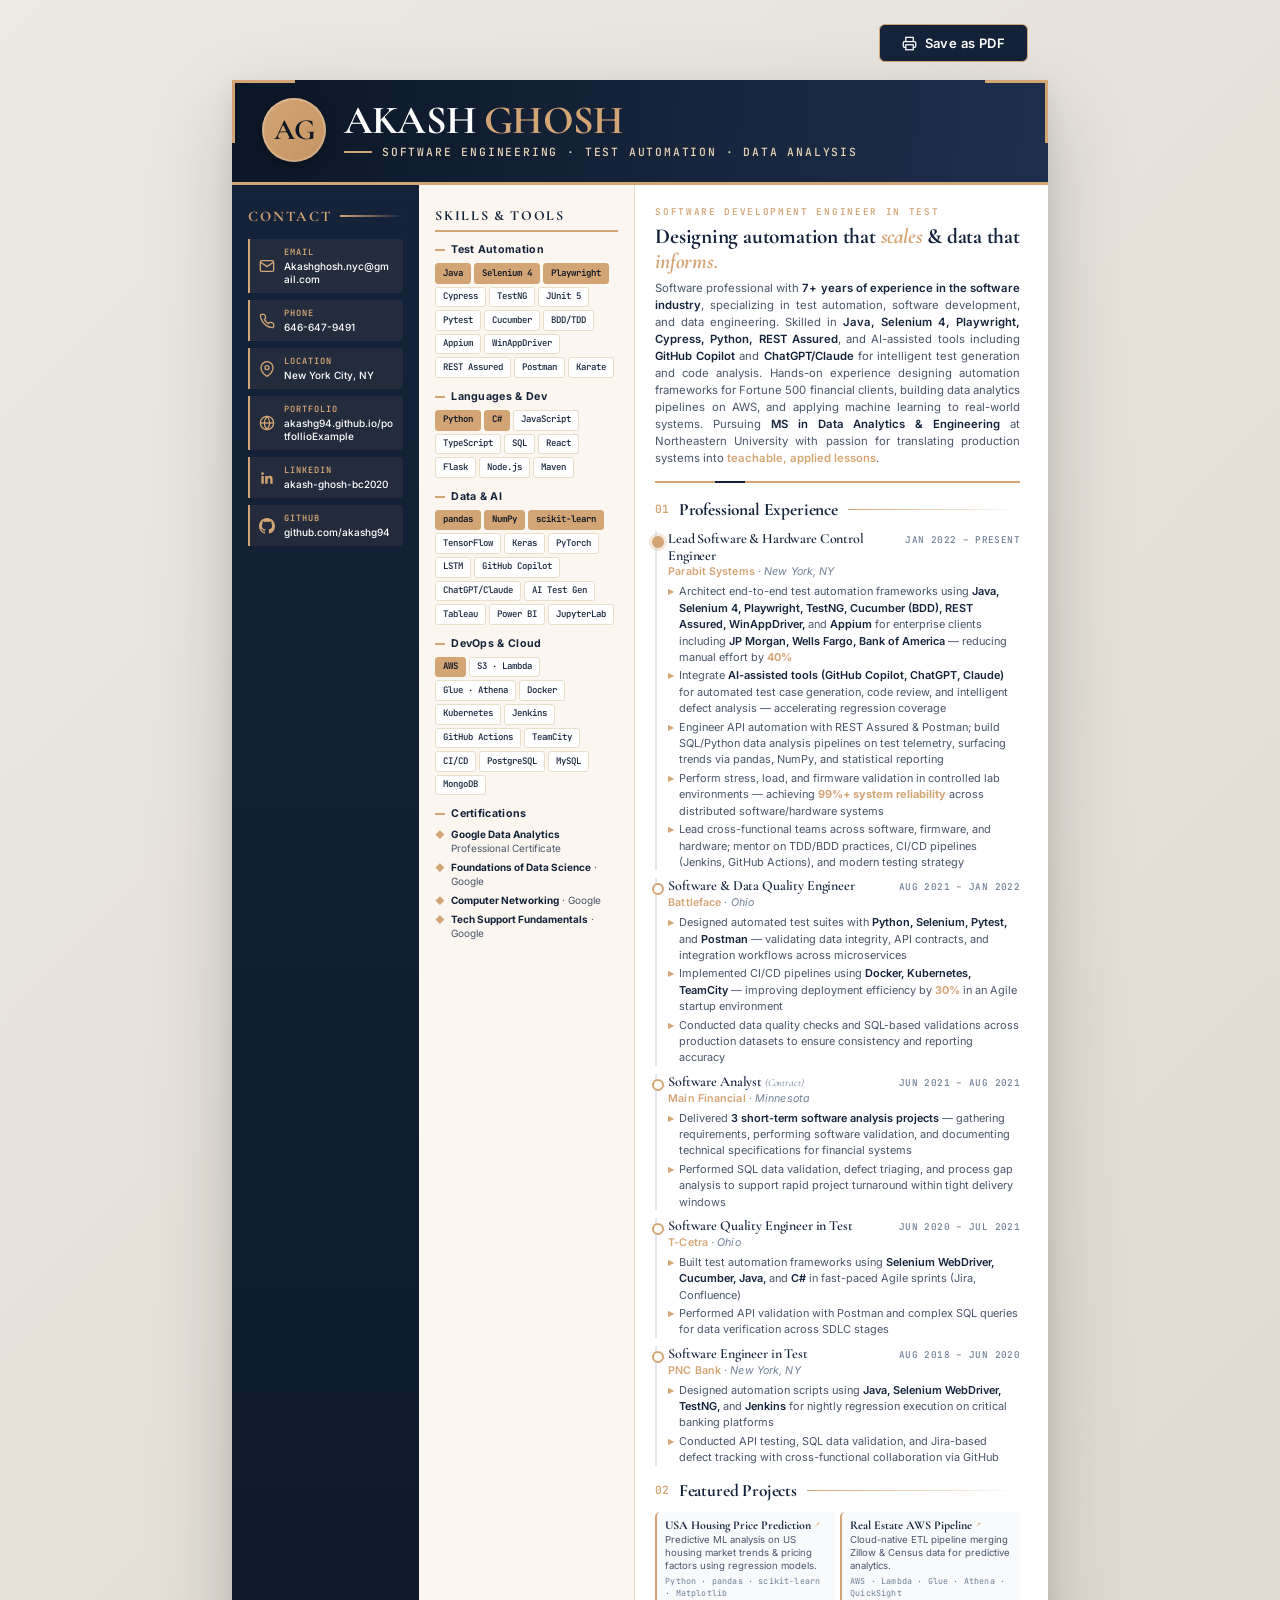
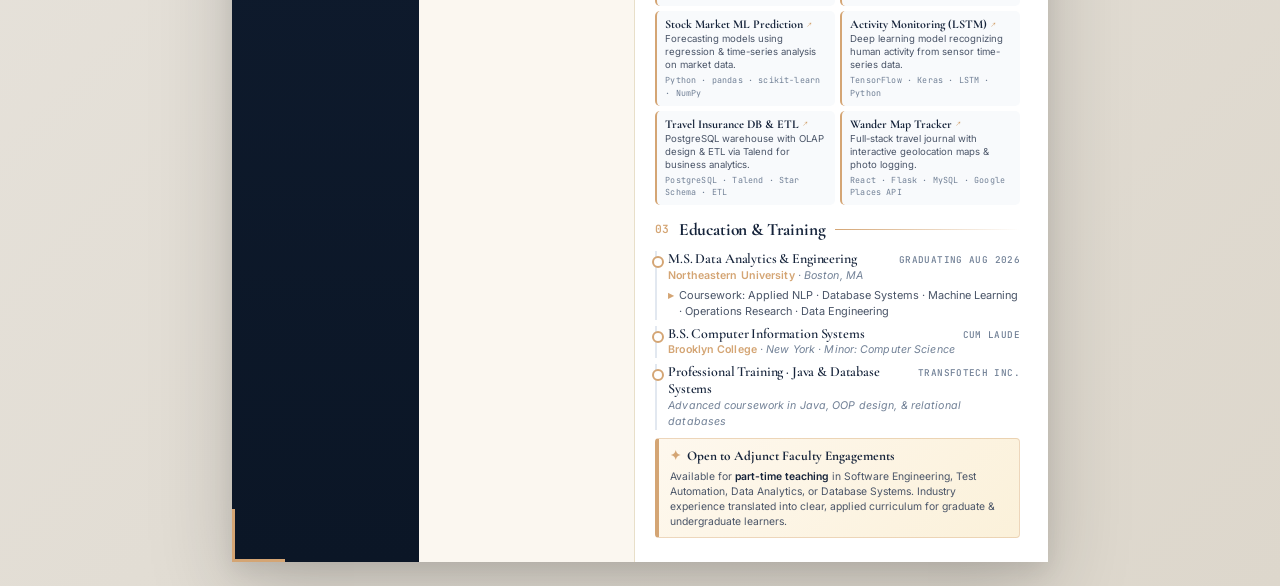
<file: resume.html>
<!DOCTYPE html>
<html lang="en">
<head>
<meta charset="UTF-8">
<meta name="viewport" content="width=device-width, initial-scale=1.0">
<title>Akash Ghosh — Resume</title>
<link rel="preconnect" href="https://fonts.googleapis.com">
<link rel="preconnect" href="https://fonts.gstatic.com" crossorigin>
<link href="https://fonts.googleapis.com/css2?family=Cormorant+Garamond:wght@500;600;700&family=Inter:wght@300;400;500;600;700&family=JetBrains+Mono:wght@500&display=swap" rel="stylesheet">
<style>
:root {
  --c-sidebar: #15233A;
  --c-sidebar-2: #1E2F4D;
  --c-sidebar-deep: #0B1626;
  --c-skills-bg: #1A2A42;
  --c-gold: #D4A574;
  --c-gold-bright: #E5B567;
  --c-cream: #FBF7F0;
  --c-text: #1A202C;
  --c-text-light: #4A5568;
  --c-text-muted: #718096;
  --c-border: #E2E8F0;
  --c-white-tint: #F8FAFC;
  --font-display: 'Cormorant Garamond', serif;
  --font-body: 'Inter', sans-serif;
  --font-mono: 'JetBrains Mono', monospace;
}
* { margin: 0; padding: 0; box-sizing: border-box; }
body {
  font-family: var(--font-body);
  background: linear-gradient(135deg, #ECE9E4 0%, #DDD7CC 100%);
  color: var(--c-text);
  min-height: 100vh;
  padding: 24px 0;
  font-size: 9.5pt;
  line-height: 1.5;
}
.print-controls {
  max-width: 8.5in;
  margin: 0 auto 18px;
  display: flex;
  gap: 10px;
  justify-content: flex-end;
  padding: 0 20px;
}
.print-btn {
  padding: 10px 22px;
  background: var(--c-sidebar);
  color: #fff;
  border: 1.5px solid var(--c-gold);
  border-radius: 6px;
  font-family: var(--font-body);
  font-weight: 600;
  cursor: pointer;
  font-size: 13px;
  display: inline-flex;
  align-items: center;
  gap: 8px;
  letter-spacing: 0.03em;
  transition: all 0.25s ease;
}
.print-btn:hover {
  background: var(--c-gold);
  color: var(--c-sidebar);
  transform: translateY(-2px);
  box-shadow: 0 8px 24px rgba(21,35,58,0.25);
}

.resume {
  width: 8.5in;
  min-height: 11in;
  margin: 0 auto;
  background: white;
  box-shadow: 0 30px 80px rgba(0,0,0,0.18), 0 8px 20px rgba(0,0,0,0.08);
  display: grid;
  grid-template-columns: 1.95in 2.25in 1fr;
  grid-template-rows: auto 1fr;
  position: relative;
  overflow: hidden;
}

/* TOP BANNER spanning full width */
.banner {
  grid-column: 1 / -1;
  background: linear-gradient(95deg, var(--c-sidebar-deep) 0%, var(--c-sidebar) 50%, var(--c-sidebar-2) 100%);
  color: #fff;
  padding: 18px 30px 20px;
  position: relative;
  display: flex;
  align-items: center;
  gap: 18px;
  border-bottom: 3px solid var(--c-gold);
}
.banner::before {
  content: '';
  position: absolute;
  top: 0; left: 0;
  width: 60px; height: 60px;
  border-top: 3px solid var(--c-gold);
  border-left: 3px solid var(--c-gold);
}
.banner::after {
  content: '';
  position: absolute;
  top: 0; right: 0;
  width: 60px; height: 60px;
  border-top: 3px solid var(--c-gold);
  border-right: 3px solid var(--c-gold);
}

.medallion {
  width: 64px; height: 64px;
  border-radius: 50%;
  background: linear-gradient(135deg, var(--c-gold) 0%, #C49562 100%);
  display: flex;
  align-items: center;
  justify-content: center;
  font-family: var(--font-display);
  font-size: 22pt;
  font-weight: 700;
  color: var(--c-sidebar-deep);
  flex-shrink: 0;
  box-shadow: 0 4px 14px rgba(0,0,0,0.3), inset 0 0 0 2px rgba(255,255,255,0.2);
  letter-spacing: -0.02em;
}

.banner-text { flex: 1; }
.banner-name {
  font-family: var(--font-display);
  font-size: 30pt;
  font-weight: 700;
  letter-spacing: -0.02em;
  line-height: 1;
  color: #fff;
  margin-bottom: 4px;
}
.banner-name .surname { color: var(--c-gold); }
.banner-tagline {
  display: flex;
  align-items: center;
  gap: 10px;
  margin-top: 4px;
}
.banner-tagline-line {
  width: 28px;
  height: 1.5px;
  background: var(--c-gold);
}
.banner-tagline-text {
  font-family: var(--font-mono);
  font-size: 8.5pt;
  letter-spacing: 0.16em;
  text-transform: uppercase;
  color: #E8D5B6;
  font-weight: 500;
}

/* COLUMN 1 — CONTACT (highlighted, dark) */
.col-contact {
  background: linear-gradient(180deg, var(--c-sidebar) 0%, var(--c-sidebar-deep) 100%);
  color: #fff;
  padding: 20px 16px 24px;
  position: relative;
}
.col-contact::after {
  content: '';
  position: absolute;
  bottom: 0; left: 0;
  width: 50px; height: 50px;
  border-bottom: 3px solid var(--c-gold);
  border-left: 3px solid var(--c-gold);
}

.col-title {
  font-family: var(--font-display);
  font-size: 11pt;
  font-weight: 700;
  text-transform: uppercase;
  letter-spacing: 0.14em;
  margin-bottom: 12px;
  display: flex;
  align-items: center;
  gap: 8px;
}
.col-title-contact { color: var(--c-gold); }
.col-title-contact::after {
  content: '';
  flex: 1;
  height: 1.5px;
  background: linear-gradient(90deg, var(--c-gold) 0%, transparent 100%);
}

.contact-card {
  background: rgba(212,165,116,0.08);
  border-left: 2px solid var(--c-gold);
  padding: 7px 9px;
  border-radius: 0 4px 4px 0;
  margin-bottom: 7px;
  display: flex;
  align-items: center;
  gap: 9px;
  text-decoration: none;
  color: inherit;
  transition: all 0.25s ease;
}
.contact-card:hover {
  background: rgba(212,165,116,0.16);
  transform: translateX(2px);
}
.contact-card-icon {
  width: 16px;
  height: 16px;
  color: var(--c-gold);
  flex-shrink: 0;
}
.contact-card-content { flex: 1; min-width: 0; }
.contact-label {
  font-family: var(--font-mono);
  font-size: 6.5pt;
  color: var(--c-gold);
  letter-spacing: 0.12em;
  text-transform: uppercase;
  font-weight: 600;
  margin-bottom: 1px;
}
.contact-value {
  font-size: 7.5pt;
  color: #fff;
  line-height: 1.3;
  word-break: break-word;
  font-weight: 500;
}

/* COLUMN 2 — SKILLS (cream/light) */
.col-skills {
  background: var(--c-cream);
  padding: 20px 16px 24px;
  border-right: 1px solid #E8DFC9;
  position: relative;
}

.col-title-skills { 
  color: var(--c-sidebar); 
  border-bottom: 2px solid var(--c-gold);
  padding-bottom: 4px;
  margin-bottom: 10px;
  display: block;
  font-family: var(--font-display);
  font-size: 10.5pt;
  font-weight: 700;
  text-transform: uppercase;
  letter-spacing: 0.12em;
}

.sk-group { margin-bottom: 11px; }
.sk-group:last-child { margin-bottom: 0; }
.sk-cat {
  font-family: var(--font-body);
  font-size: 8pt;
  font-weight: 700;
  color: var(--c-sidebar);
  margin-bottom: 5px;
  letter-spacing: 0.03em;
  display: flex;
  align-items: center;
  gap: 6px;
}
.sk-cat::before {
  content: '';
  width: 10px;
  height: 2px;
  background: var(--c-gold);
  display: inline-block;
}
.sk-pills { display: flex; flex-wrap: wrap; gap: 3px; }
.sk-pill {
  font-family: var(--font-mono);
  font-size: 6.8pt;
  padding: 2.5px 7px;
  background: #fff;
  color: var(--c-sidebar);
  border: 0.5px solid #E8DFC9;
  border-radius: 3px;
  font-weight: 500;
  transition: all 0.25s ease;
}
.sk-pill.featured {
  background: var(--c-gold);
  color: var(--c-sidebar-deep);
  border-color: var(--c-gold);
  font-weight: 600;
}

.cert-list { display: flex; flex-direction: column; gap: 5px; }
.cert-item {
  display: flex;
  align-items: flex-start;
  gap: 6px;
  font-size: 7.5pt;
  color: var(--c-text-light);
  line-height: 1.4;
}
.cert-item::before {
  content: '◆';
  color: var(--c-gold);
  font-size: 7pt;
  margin-top: 1px;
  flex-shrink: 0;
}
.cert-item strong { color: var(--c-sidebar); font-weight: 700; }

/* COLUMN 3 — MAIN content (white) */
.col-main {
  padding: 20px 28px 24px 20px;
  background: #fff;
}

.profile-section {
  margin-bottom: 14px;
  padding-bottom: 14px;
  border-bottom: 2px solid var(--c-gold);
  position: relative;
}
.profile-section::before {
  content: '';
  position: absolute;
  bottom: -2px; left: 60px;
  width: 30px; height: 2px;
  background: var(--c-sidebar);
}
.profile-eyebrow {
  font-family: var(--font-mono);
  font-size: 7pt;
  letter-spacing: 0.18em;
  color: var(--c-gold);
  text-transform: uppercase;
  margin-bottom: 5px;
  font-weight: 600;
}
.profile-headline {
  font-family: var(--font-display);
  font-size: 16pt;
  font-weight: 700;
  color: var(--c-sidebar);
  line-height: 1.15;
  margin-bottom: 7px;
  letter-spacing: -0.01em;
}
.profile-headline .accent { color: var(--c-gold); font-style: italic; }
.profile-text {
  font-size: 8.5pt;
  color: var(--c-text-light);
  line-height: 1.5;
  text-align: justify;
}
.profile-text strong { color: var(--c-sidebar); font-weight: 600; }
.profile-text .gold-text { color: var(--c-gold); font-weight: 600; }

.m-section { margin-bottom: 12px; }
.m-section:last-child { margin-bottom: 0; }
.m-title {
  font-family: var(--font-display);
  font-size: 13pt;
  font-weight: 700;
  color: var(--c-sidebar);
  letter-spacing: -0.01em;
  margin-bottom: 8px;
  display: flex;
  align-items: center;
  gap: 10px;
}
.m-title-num {
  font-family: var(--font-mono);
  font-size: 8.5pt;
  color: var(--c-gold);
  font-weight: 600;
}
.m-title-line {
  flex: 1;
  height: 1px;
  background: linear-gradient(90deg, var(--c-gold) 0%, transparent 100%);
}

.exp {
  margin-bottom: 8px;
  padding-left: 11px;
  border-left: 2px solid var(--c-border);
  position: relative;
  transition: border-color 0.25s ease;
}
.exp::before {
  content: '';
  position: absolute;
  left: -5px; top: 5px;
  width: 8px; height: 8px;
  background: white;
  border: 2px solid var(--c-gold);
  border-radius: 50%;
  transition: all 0.25s ease;
}
.exp:hover { border-left-color: var(--c-gold); }
.exp:hover::before { background: var(--c-gold); }
.exp.current::before {
  background: var(--c-gold);
  box-shadow: 0 0 0 3px rgba(212,165,116,0.25);
}
.exp:last-child { margin-bottom: 0; }
.exp-top {
  display: flex;
  justify-content: space-between;
  align-items: baseline;
  gap: 10px;
}
.exp-role {
  font-family: var(--font-display);
  font-size: 10.5pt;
  font-weight: 600;
  color: var(--c-sidebar);
  line-height: 1.2;
  letter-spacing: -0.01em;
}
.exp-date {
  font-family: var(--font-mono);
  font-size: 7pt;
  color: var(--c-text-muted);
  white-space: nowrap;
  font-weight: 500;
  text-transform: uppercase;
  letter-spacing: 0.04em;
}
.exp-co {
  font-size: 8pt;
  color: var(--c-gold);
  font-weight: 600;
  margin-bottom: 3px;
  letter-spacing: 0.01em;
}
.exp-co .location {
  color: var(--c-text-muted);
  font-weight: 400;
  font-style: italic;
}
.exp-bullets {
  list-style: none;
  font-size: 8.2pt;
  color: var(--c-text-light);
  line-height: 1.5;
}
.exp-bullets li {
  padding-left: 11px;
  position: relative;
  margin-bottom: 2px;
}
.exp-bullets li::before {
  content: '▸';
  position: absolute;
  left: 0;
  color: var(--c-gold);
  font-weight: 700;
}
.exp-bullets strong { color: var(--c-sidebar); font-weight: 600; }
.metric { color: var(--c-gold); font-weight: 700; }

.projects-grid {
  display: grid;
  grid-template-columns: 1fr 1fr;
  gap: 5px;
}
.proj {
  background: var(--c-white-tint);
  padding: 6px 8px;
  border-radius: 5px;
  border-left: 2.5px solid var(--c-gold);
  text-decoration: none;
  color: inherit;
  transition: all 0.25s ease;
  display: block;
}
.proj:hover {
  background: #FEF8EE;
  transform: translateY(-1px);
  box-shadow: 0 3px 10px rgba(0,0,0,0.06);
}
.proj-name {
  font-family: var(--font-display);
  font-size: 9pt;
  font-weight: 700;
  color: var(--c-sidebar);
  margin-bottom: 2px;
  line-height: 1.2;
  display: flex;
  align-items: center;
  gap: 4px;
}
.proj-name .arrow { font-size: 7pt; color: var(--c-gold); }
.proj-desc {
  font-size: 7.2pt;
  color: var(--c-text-light);
  line-height: 1.35;
  margin-bottom: 2px;
}
.proj-tech {
  font-family: var(--font-mono);
  font-size: 6.3pt;
  color: var(--c-text-muted);
  letter-spacing: 0.02em;
}

.academic {
  background: linear-gradient(135deg, #FEF8EE 0%, #FBF1DA 100%);
  border: 1px solid rgba(212,165,116,0.4);
  border-left: 4px solid var(--c-gold);
  padding: 8px 11px;
  border-radius: 4px;
  margin-top: 7px;
}
.academic-title {
  font-family: var(--font-display);
  font-size: 10pt;
  font-weight: 700;
  color: var(--c-sidebar);
  margin-bottom: 2px;
  display: flex;
  align-items: center;
  gap: 6px;
}
.academic-title::before { content: '✦'; color: var(--c-gold); }
.academic-text {
  font-size: 7.8pt;
  color: var(--c-text-light);
  line-height: 1.45;
}
.academic-text strong { color: var(--c-sidebar); font-weight: 600; }

@keyframes fadeInUp {
  from { opacity: 0; transform: translateY(8px); }
  to { opacity: 1; transform: translateY(0); }
}
.reveal { animation: fadeInUp 0.5s ease both; }
.reveal:nth-child(1) { animation-delay: 0.05s; }
.reveal:nth-child(2) { animation-delay: 0.1s; }
.reveal:nth-child(3) { animation-delay: 0.15s; }
.reveal:nth-child(4) { animation-delay: 0.2s; }
.reveal:nth-child(5) { animation-delay: 0.25s; }
.reveal:nth-child(6) { animation-delay: 0.3s; }

@media print {
  body { background: white; padding: 0; }
  .print-controls { display: none; }
  .resume {
    box-shadow: none;
    width: 100%;
    margin: 0;
    min-height: auto;
  }
  @page { size: letter; margin: 0; }
  .reveal { animation: none !important; }
}
@media (max-width: 900px) {
  .resume {
    width: 100%;
    grid-template-columns: 1fr;
  }
  .banner { padding: 20px; }
  .banner-name { font-size: 22pt; }
  .col-contact, .col-skills, .col-main { padding: 20px; }
  body { font-size: 11pt; }
  .projects-grid { grid-template-columns: 1fr; }
}
</style>
</head>
<body>

<div class="print-controls">
  <button class="print-btn" onclick="window.print()">
    <svg width="15" height="15" viewBox="0 0 24 24" fill="none" stroke="currentColor" stroke-width="2"><polyline points="6 9 6 2 18 2 18 9"></polyline><path d="M6 18H4a2 2 0 0 1-2-2v-5a2 2 0 0 1 2-2h16a2 2 0 0 1 2 2v5a2 2 0 0 1-2 2h-2"></path><rect x="6" y="14" width="12" height="8"></rect></svg>
    Save as PDF
  </button>
</div>

<div class="resume">

  <!-- TOP BANNER -->
  <header class="banner">
    <div class="medallion">AG</div>
    <div class="banner-text">
      <div class="banner-name">AKASH <span class="surname">GHOSH</span></div>
      <div class="banner-tagline">
        <span class="banner-tagline-line"></span>
        <span class="banner-tagline-text">Software Engineering · Test Automation · Data Analysis</span>
      </div>
    </div>
  </header>

  <!-- COLUMN 1: CONTACT (HIGHLIGHTED) -->
  <aside class="col-contact">
    <h3 class="col-title col-title-contact">Contact</h3>

    <a class="contact-card" href="mailto:Akashghosh.nyc@gmail.com">
      <svg class="contact-card-icon" viewBox="0 0 24 24" fill="none" stroke="currentColor" stroke-width="2"><path d="M4 4h16c1.1 0 2 .9 2 2v12c0 1.1-.9 2-2 2H4c-1.1 0-2-.9-2-2V6c0-1.1.9-2 2-2z"/><polyline points="22,6 12,13 2,6"/></svg>
      <div class="contact-card-content">
        <div class="contact-label">Email</div>
        <div class="contact-value">Akashghosh.nyc@gmail.com</div>
      </div>
    </a>

    <a class="contact-card" href="tel:6466479491">
      <svg class="contact-card-icon" viewBox="0 0 24 24" fill="none" stroke="currentColor" stroke-width="2"><path d="M22 16.92v3a2 2 0 0 1-2.18 2 19.79 19.79 0 0 1-8.63-3.07 19.5 19.5 0 0 1-6-6 19.79 19.79 0 0 1-3.07-8.67A2 2 0 0 1 4.11 2h3a2 2 0 0 1 2 1.72 12.84 12.84 0 0 0 .7 2.81 2 2 0 0 1-.45 2.11L8.09 9.91a16 16 0 0 0 6 6l1.27-1.27a2 2 0 0 1 2.11-.45 12.84 12.84 0 0 0 2.81.7A2 2 0 0 1 22 16.92z"/></svg>
      <div class="contact-card-content">
        <div class="contact-label">Phone</div>
        <div class="contact-value">646-647-9491</div>
      </div>
    </a>

    <div class="contact-card" style="cursor:default">
      <svg class="contact-card-icon" viewBox="0 0 24 24" fill="none" stroke="currentColor" stroke-width="2"><path d="M21 10c0 7-9 13-9 13s-9-6-9-13a9 9 0 0 1 18 0z"/><circle cx="12" cy="10" r="3"/></svg>
      <div class="contact-card-content">
        <div class="contact-label">Location</div>
        <div class="contact-value">New York City, NY</div>
      </div>
    </div>

    <a class="contact-card" href="https://akashg94.github.io/potfollioExample/" target="_blank">
      <svg class="contact-card-icon" viewBox="0 0 24 24" fill="none" stroke="currentColor" stroke-width="2"><circle cx="12" cy="12" r="10"/><line x1="2" y1="12" x2="22" y2="12"/><path d="M12 2a15.3 15.3 0 0 1 4 10 15.3 15.3 0 0 1-4 10 15.3 15.3 0 0 1-4-10 15.3 15.3 0 0 1 4-10z"/></svg>
      <div class="contact-card-content">
        <div class="contact-label">Portfolio</div>
        <div class="contact-value">akashg94.github.io/potfollioExample</div>
      </div>
    </a>

    <a class="contact-card" href="https://www.linkedin.com/in/akash-ghosh-bc2020/" target="_blank">
      <svg class="contact-card-icon" viewBox="0 0 24 24" fill="currentColor"><path d="M20.447 20.452h-3.554v-5.569c0-1.328-.027-3.037-1.852-3.037-1.853 0-2.136 1.445-2.136 2.939v5.667H9.351V9h3.414v1.561h.046c.477-.9 1.637-1.85 3.37-1.85 3.601 0 4.267 2.37 4.267 5.455v6.286zM5.337 7.433a2.062 2.062 0 01-2.063-2.065 2.063 2.063 0 112.063 2.065zm1.782 13.019H3.555V9h3.564v11.452z"/></svg>
      <div class="contact-card-content">
        <div class="contact-label">LinkedIn</div>
        <div class="contact-value">akash-ghosh-bc2020</div>
      </div>
    </a>

    <a class="contact-card" href="https://github.com/akashg94" target="_blank">
      <svg class="contact-card-icon" viewBox="0 0 24 24" fill="currentColor"><path d="M12 0C5.37 0 0 5.37 0 12c0 5.31 3.435 9.795 8.205 11.385.6.105.825-.255.825-.57 0-.285-.015-1.23-.015-2.235-3.015.555-3.795-.735-4.035-1.41-.135-.345-.72-1.41-1.23-1.695-.42-.225-1.02-.78-.015-.795.945-.015 1.62.87 1.845 1.23 1.08 1.815 2.805 1.305 3.495.99.105-.78.42-1.305.765-1.605-2.67-.3-5.46-1.335-5.46-5.925 0-1.305.465-2.385 1.23-3.225-.12-.3-.54-1.53.12-3.18 0 0 1.005-.315 3.3 1.23.96-.27 1.98-.405 3-.405s2.04.135 3 .405c2.295-1.56 3.3-1.23 3.3-1.23.66 1.65.24 2.88.12 3.18.765.84 1.23 1.905 1.23 3.225 0 4.605-2.805 5.625-5.475 5.925.435.375.81 1.095.81 2.22 0 1.605-.015 2.895-.015 3.3 0 .315.225.69.825.57A12.02 12.02 0 0024 12c0-6.63-5.37-12-12-12z"/></svg>
      <div class="contact-card-content">
        <div class="contact-label">GitHub</div>
        <div class="contact-value">github.com/akashg94</div>
      </div>
    </a>
  </aside>

  <!-- COLUMN 2: SKILLS (cream) -->
  <aside class="col-skills">
    <h3 class="col-title-skills">Skills &amp; Tools</h3>

    <div class="sk-group">
      <div class="sk-cat">Test Automation</div>
      <div class="sk-pills">
        <span class="sk-pill featured">Java</span>
        <span class="sk-pill featured">Selenium 4</span>
        <span class="sk-pill featured">Playwright</span>
        <span class="sk-pill">Cypress</span>
        <span class="sk-pill">TestNG</span>
        <span class="sk-pill">JUnit 5</span>
        <span class="sk-pill">Pytest</span>
        <span class="sk-pill">Cucumber</span>
        <span class="sk-pill">BDD/TDD</span>
        <span class="sk-pill">Appium</span>
        <span class="sk-pill">WinAppDriver</span>
        <span class="sk-pill">REST Assured</span>
        <span class="sk-pill">Postman</span>
        <span class="sk-pill">Karate</span>
      </div>
    </div>

    <div class="sk-group">
      <div class="sk-cat">Languages &amp; Dev</div>
      <div class="sk-pills">
        <span class="sk-pill featured">Python</span>
        <span class="sk-pill featured">C#</span>
        <span class="sk-pill">JavaScript</span>
        <span class="sk-pill">TypeScript</span>
        <span class="sk-pill">SQL</span>
        <span class="sk-pill">React</span>
        <span class="sk-pill">Flask</span>
        <span class="sk-pill">Node.js</span>
        <span class="sk-pill">Maven</span>
      </div>
    </div>

    <div class="sk-group">
      <div class="sk-cat">Data &amp; AI</div>
      <div class="sk-pills">
        <span class="sk-pill featured">pandas</span>
        <span class="sk-pill featured">NumPy</span>
        <span class="sk-pill featured">scikit-learn</span>
        <span class="sk-pill">TensorFlow</span>
        <span class="sk-pill">Keras</span>
        <span class="sk-pill">PyTorch</span>
        <span class="sk-pill">LSTM</span>
        <span class="sk-pill">GitHub Copilot</span>
        <span class="sk-pill">ChatGPT/Claude</span>
        <span class="sk-pill">AI Test Gen</span>
        <span class="sk-pill">Tableau</span>
        <span class="sk-pill">Power BI</span>
        <span class="sk-pill">JupyterLab</span>
      </div>
    </div>

    <div class="sk-group">
      <div class="sk-cat">DevOps &amp; Cloud</div>
      <div class="sk-pills">
        <span class="sk-pill featured">AWS</span>
        <span class="sk-pill">S3 · Lambda</span>
        <span class="sk-pill">Glue · Athena</span>
        <span class="sk-pill">Docker</span>
        <span class="sk-pill">Kubernetes</span>
        <span class="sk-pill">Jenkins</span>
        <span class="sk-pill">GitHub Actions</span>
        <span class="sk-pill">TeamCity</span>
        <span class="sk-pill">CI/CD</span>
        <span class="sk-pill">PostgreSQL</span>
        <span class="sk-pill">MySQL</span>
        <span class="sk-pill">MongoDB</span>
      </div>
    </div>

    <div class="sk-group">
      <div class="sk-cat">Certifications</div>
      <div class="cert-list">
        <div class="cert-item"><span><strong>Google Data Analytics</strong> Professional Certificate</span></div>
        <div class="cert-item"><span><strong>Foundations of Data Science</strong> · Google</span></div>
        <div class="cert-item"><span><strong>Computer Networking</strong> · Google</span></div>
        <div class="cert-item"><span><strong>Tech Support Fundamentals</strong> · Google</span></div>
      </div>
    </div>
  </aside>

  <!-- COLUMN 3: MAIN -->
  <main class="col-main">
    <section class="profile-section reveal">
      <div class="profile-eyebrow">Software Development Engineer in Test</div>
      <h1 class="profile-headline">Designing automation that <span class="accent">scales</span> &amp; data that <span class="accent">informs.</span></h1>
      <p class="profile-text">Software professional with <strong>7+ years of experience in the software industry</strong>, specializing in test automation, software development, and data engineering. Skilled in <strong>Java, Selenium 4, Playwright, Cypress, Python, REST Assured</strong>, and AI-assisted tools including <strong>GitHub Copilot</strong> and <strong>ChatGPT/Claude</strong> for intelligent test generation and code analysis. Hands-on experience designing automation frameworks for Fortune 500 financial clients, building data analytics pipelines on AWS, and applying machine learning to real-world systems. Pursuing <strong>MS in Data Analytics &amp; Engineering</strong> at Northeastern University with passion for translating production systems into <span class="gold-text">teachable, applied lessons</span>.</p>
    </section>

    <section class="m-section reveal">
      <h2 class="m-title">
        <span class="m-title-num">01</span>
        Professional Experience
        <span class="m-title-line"></span>
      </h2>

      <div class="exp current">
        <div class="exp-top">
          <span class="exp-role">Lead Software &amp; Hardware Control Engineer</span>
          <span class="exp-date">Jan 2022 – Present</span>
        </div>
        <div class="exp-co">Parabit Systems <span class="location">· New York, NY</span></div>
        <ul class="exp-bullets">
          <li>Architect end-to-end test automation frameworks using <strong>Java, Selenium 4, Playwright, TestNG, Cucumber (BDD), REST Assured, WinAppDriver,</strong> and <strong>Appium</strong> for enterprise clients including <strong>JP Morgan, Wells Fargo, Bank of America</strong> — reducing manual effort by <span class="metric">40%</span></li>
          <li>Integrate <strong>AI-assisted tools (GitHub Copilot, ChatGPT, Claude)</strong> for automated test case generation, code review, and intelligent defect analysis — accelerating regression coverage</li>
          <li>Engineer API automation with REST Assured &amp; Postman; build SQL/Python data analysis pipelines on test telemetry, surfacing trends via pandas, NumPy, and statistical reporting</li>
          <li>Perform stress, load, and firmware validation in controlled lab environments — achieving <span class="metric">99%+ system reliability</span> across distributed software/hardware systems</li>
          <li>Lead cross-functional teams across software, firmware, and hardware; mentor on TDD/BDD practices, CI/CD pipelines (Jenkins, GitHub Actions), and modern testing strategy</li>
        </ul>
      </div>

      <div class="exp">
        <div class="exp-top">
          <span class="exp-role">Software &amp; Data Quality Engineer</span>
          <span class="exp-date">Aug 2021 – Jan 2022</span>
        </div>
        <div class="exp-co">Battleface <span class="location">· Ohio</span></div>
        <ul class="exp-bullets">
          <li>Designed automated test suites with <strong>Python, Selenium, Pytest,</strong> and <strong>Postman</strong> — validating data integrity, API contracts, and integration workflows across microservices</li>
          <li>Implemented CI/CD pipelines using <strong>Docker, Kubernetes, TeamCity</strong> — improving deployment efficiency by <span class="metric">30%</span> in an Agile startup environment</li>
          <li>Conducted data quality checks and SQL-based validations across production datasets to ensure consistency and reporting accuracy</li>
        </ul>
      </div>

      <div class="exp">
        <div class="exp-top">
          <span class="exp-role">Software Analyst <em style="color:var(--c-text-muted);font-weight:400;font-size:8pt;">(Contract)</em></span>
          <span class="exp-date">Jun 2021 – Aug 2021</span>
        </div>
        <div class="exp-co">Main Financial <span class="location">· Minnesota</span></div>
        <ul class="exp-bullets">
          <li>Delivered <strong>3 short-term software analysis projects</strong> — gathering requirements, performing software validation, and documenting technical specifications for financial systems</li>
          <li>Performed SQL data validation, defect triaging, and process gap analysis to support rapid project turnaround within tight delivery windows</li>
        </ul>
      </div>

      <div class="exp">
        <div class="exp-top">
          <span class="exp-role">Software Quality Engineer in Test</span>
          <span class="exp-date">Jun 2020 – Jul 2021</span>
        </div>
        <div class="exp-co">T-Cetra <span class="location">· Ohio</span></div>
        <ul class="exp-bullets">
          <li>Built test automation frameworks using <strong>Selenium WebDriver, Cucumber, Java,</strong> and <strong>C#</strong> in fast-paced Agile sprints (Jira, Confluence)</li>
          <li>Performed API validation with Postman and complex SQL queries for data verification across SDLC stages</li>
        </ul>
      </div>

      <div class="exp">
        <div class="exp-top">
          <span class="exp-role">Software Engineer in Test</span>
          <span class="exp-date">Aug 2018 – Jun 2020</span>
        </div>
        <div class="exp-co">PNC Bank <span class="location">· New York, NY</span></div>
        <ul class="exp-bullets">
          <li>Designed automation scripts using <strong>Java, Selenium WebDriver, TestNG,</strong> and <strong>Jenkins</strong> for nightly regression execution on critical banking platforms</li>
          <li>Conducted API testing, SQL data validation, and Jira-based defect tracking with cross-functional collaboration via GitHub</li>
        </ul>
      </div>
    </section>

    <section class="m-section reveal">
      <h2 class="m-title">
        <span class="m-title-num">02</span>
        Featured Projects
        <span class="m-title-line"></span>
      </h2>
      <div class="projects-grid">
        <a class="proj" href="https://github.com/akashg94/USA-Housing-Price-Prediction-Analysis" target="_blank">
          <div class="proj-name">USA Housing Price Prediction <span class="arrow">↗</span></div>
          <div class="proj-desc">Predictive ML analysis on US housing market trends &amp; pricing factors using regression models.</div>
          <div class="proj-tech">Python · pandas · scikit-learn · Matplotlib</div>
        </a>
        <a class="proj" href="https://github.com/akashg94/Real-Estate-Data-analysis-with-AWS-Data-Pipeline-Project" target="_blank">
          <div class="proj-name">Real Estate AWS Pipeline <span class="arrow">↗</span></div>
          <div class="proj-desc">Cloud-native ETL pipeline merging Zillow &amp; Census data for predictive analytics.</div>
          <div class="proj-tech">AWS · Lambda · Glue · Athena · QuickSight</div>
        </a>
        <a class="proj" href="https://github.com/akashg94/StockMarketAnalysisAndMLPrediction" target="_blank">
          <div class="proj-name">Stock Market ML Prediction <span class="arrow">↗</span></div>
          <div class="proj-desc">Forecasting models using regression &amp; time-series analysis on market data.</div>
          <div class="proj-tech">Python · pandas · scikit-learn · NumPy</div>
        </a>
        <a class="proj" href="https://github.com/akashg94/Time-Series-for-Human-Activity-Monitoring" target="_blank">
          <div class="proj-name">Activity Monitoring (LSTM) <span class="arrow">↗</span></div>
          <div class="proj-desc">Deep learning model recognizing human activity from sensor time-series data.</div>
          <div class="proj-tech">TensorFlow · Keras · LSTM · Python</div>
        </a>
        <a class="proj" href="https://github.com/akashg94/Database-Management-Project---Explore-Secure-Travel-Insurance" target="_blank">
          <div class="proj-name">Travel Insurance DB &amp; ETL <span class="arrow">↗</span></div>
          <div class="proj-desc">PostgreSQL warehouse with OLAP design &amp; ETL via Talend for business analytics.</div>
          <div class="proj-tech">PostgreSQL · Talend · Star Schema · ETL</div>
        </a>
        <a class="proj" href="https://github.com/akashg94/wander-Map-Tracker" target="_blank">
          <div class="proj-name">Wander Map Tracker <span class="arrow">↗</span></div>
          <div class="proj-desc">Full-stack travel journal with interactive geolocation maps &amp; photo logging.</div>
          <div class="proj-tech">React · Flask · MySQL · Google Places API</div>
        </a>
      </div>
    </section>

    <section class="m-section reveal">
      <h2 class="m-title">
        <span class="m-title-num">03</span>
        Education &amp; Training
        <span class="m-title-line"></span>
      </h2>
      <div class="exp" style="margin-bottom:6px;">
        <div class="exp-top">
          <span class="exp-role">M.S. Data Analytics &amp; Engineering</span>
          <span class="exp-date">Graduating Aug 2026</span>
        </div>
        <div class="exp-co">Northeastern University <span class="location">· Boston, MA</span></div>
        <ul class="exp-bullets">
          <li>Coursework: Applied NLP · Database Systems · Machine Learning · Operations Research · Data Engineering</li>
        </ul>
      </div>
      <div class="exp" style="margin-bottom:6px;">
        <div class="exp-top">
          <span class="exp-role">B.S. Computer Information Systems</span>
          <span class="exp-date">Cum Laude</span>
        </div>
        <div class="exp-co">Brooklyn College <span class="location">· New York · Minor: Computer Science</span></div>
      </div>
      <div class="exp">
        <div class="exp-top">
          <span class="exp-role">Professional Training · Java &amp; Database Systems</span>
          <span class="exp-date">Transfotech Inc.</span>
        </div>
        <div class="exp-co"><span class="location">Advanced coursework in Java, OOP design, &amp; relational databases</span></div>
      </div>

      <div class="academic">
        <div class="academic-title">Open to Adjunct Faculty Engagements</div>
        <div class="academic-text">Available for <strong>part-time teaching</strong> in Software Engineering, Test Automation, Data Analytics, or Database Systems. Industry experience translated into clear, applied curriculum for graduate &amp; undergraduate learners.</div>
      </div>
    </section>
  </main>
</div>

<script>
document.querySelectorAll('.sk-pill, .contact-card').forEach(p => {
  p.addEventListener('mouseenter', () => { p.style.transform = 'translateY(-1px)'; });
  p.addEventListener('mouseleave', () => { p.style.transform = ''; });
});
console.log('%c✦ Akash Ghosh', 'color:#D4A574;font-family:serif;font-size:20px;font-weight:bold;');
console.log('%cSoftware Engineering · Test Automation · Data Analysis', 'color:#15233A;font-size:11px;letter-spacing:0.16em;text-transform:uppercase;');
console.log('%cakashg94.github.io/potfollioExample', 'color:#1E2F4D;font-size:11px;text-decoration:underline;');
</script>

</body>
</html>
</file>
<file: styles.css>
/* ============================================
   AKASH GHOSH - PORTFOLIO
   ============================================ */

/* CSS Variables - Themes */
:root {
    /* Dark theme (default) */
    --bg-primary: #0A0E1A;
    --bg-secondary: #0F1422;
    --bg-tertiary: #1A2032;
    --bg-card: #131826;
    --bg-card-hover: #1A2235;
    
    --text-primary: #F1F5F9;
    --text-secondary: #94A3B8;
    --text-muted: #64748B;
    
    --border: rgba(148, 163, 184, 0.1);
    --border-hover: rgba(148, 163, 184, 0.2);
    
    --accent: #0066CC;
    --accent-light: #3B82F6;
    --accent-glow: rgba(59, 130, 246, 0.15);
    
    --highlight: #FBBF24;
    --highlight-glow: rgba(251, 191, 36, 0.15);
    
    --success: #10B981;
    --success-glow: rgba(16, 185, 129, 0.15);
    
    --coral: #F97316;
    
    /* Typography */
    --font-display: 'Space Grotesk', system-ui, sans-serif;
    --font-body: 'Inter', system-ui, sans-serif;
    --font-mono: 'JetBrains Mono', 'Courier New', monospace;
    
    /* Spacing */
    --section-padding: clamp(4rem, 10vw, 8rem);
    --container-max: 1280px;
    
    /* Transitions */
    --transition: 0.3s cubic-bezier(0.4, 0, 0.2, 1);
    --transition-slow: 0.6s cubic-bezier(0.4, 0, 0.2, 1);
}

[data-theme="light"] {
    --bg-primary: #FFFFFF;
    --bg-secondary: #F8FAFC;
    --bg-tertiary: #F1F5F9;
    --bg-card: #FFFFFF;
    --bg-card-hover: #F8FAFC;
    
    --text-primary: #0F172A;
    --text-secondary: #475569;
    --text-muted: #64748B;
    
    --border: rgba(15, 23, 42, 0.08);
    --border-hover: rgba(15, 23, 42, 0.15);
    
    --accent-glow: rgba(59, 130, 246, 0.1);
}

/* Reset & Base */
*, *::before, *::after {
    box-sizing: border-box;
    margin: 0;
    padding: 0;
}

html {
    scroll-behavior: smooth;
    scroll-padding-top: 80px;
}

body {
    font-family: var(--font-body);
    font-size: 16px;
    line-height: 1.6;
    color: var(--text-primary);
    background: var(--bg-primary);
    overflow-x: hidden;
    transition: background-color var(--transition), color var(--transition);
    cursor: none;
}

img { max-width: 100%; display: block; }

a {
    color: inherit;
    text-decoration: none;
    transition: color var(--transition);
}

ul { list-style: none; }

button {
    border: none;
    background: none;
    cursor: pointer;
    font-family: inherit;
    color: inherit;
}

/* Container */
.container {
    max-width: var(--container-max);
    margin: 0 auto;
    padding: 0 clamp(1.5rem, 4vw, 3rem);
}

/* Custom Cursor */
.cursor {
    width: 32px;
    height: 32px;
    border: 2px solid var(--accent-light);
    border-radius: 50%;
    position: fixed;
    pointer-events: none;
    z-index: 9999;
    transition: transform 0.15s ease, width 0.3s ease, height 0.3s ease, border-color 0.3s ease;
    transform: translate(-50%, -50%);
    mix-blend-mode: difference;
}

.cursor-dot {
    width: 6px;
    height: 6px;
    background: var(--highlight);
    border-radius: 50%;
    position: fixed;
    pointer-events: none;
    z-index: 9999;
    transform: translate(-50%, -50%);
}

.cursor.hover {
    width: 60px;
    height: 60px;
    border-color: var(--highlight);
    background: rgba(251, 191, 36, 0.05);
}

@media (max-width: 768px) {
    .cursor, .cursor-dot { display: none; }
    body { cursor: auto; }
}

/* Loading Screen */
.loader {
    position: fixed;
    inset: 0;
    background: var(--bg-primary);
    z-index: 10000;
    display: flex;
    align-items: center;
    justify-content: center;
    transition: opacity 0.5s ease, visibility 0.5s ease;
}

.loader.hidden {
    opacity: 0;
    visibility: hidden;
}

.loader-content {
    text-align: center;
}

.loader-text {
    font-family: var(--font-display);
    font-size: 4rem;
    font-weight: 700;
    color: var(--text-primary);
    margin-bottom: 1.5rem;
    letter-spacing: -0.05em;
}

.loader-text::after {
    content: '.';
    color: var(--accent-light);
}

.loader-bar {
    width: 200px;
    height: 2px;
    background: var(--border);
    border-radius: 2px;
    overflow: hidden;
    margin: 0 auto;
}

.loader-progress {
    height: 100%;
    background: linear-gradient(90deg, var(--accent-light), var(--highlight));
    animation: load 1.5s ease forwards;
}

@keyframes load {
    0% { width: 0; }
    100% { width: 100%; }
}

/* Navigation */
.nav {
    position: fixed;
    top: 0;
    left: 0;
    right: 0;
    background: rgba(10, 14, 26, 0.7);
    backdrop-filter: blur(20px);
    -webkit-backdrop-filter: blur(20px);
    border-bottom: 1px solid var(--border);
    z-index: 100;
    transition: all var(--transition);
}

[data-theme="light"] .nav {
    background: rgba(255, 255, 255, 0.85);
}

.nav.scrolled {
    padding: 0.5rem 0;
    background: rgba(10, 14, 26, 0.95);
}

[data-theme="light"] .nav.scrolled {
    background: rgba(255, 255, 255, 0.95);
}

.nav-container {
    max-width: var(--container-max);
    margin: 0 auto;
    padding: 1.25rem clamp(1.5rem, 4vw, 3rem);
    display: flex;
    align-items: center;
    justify-content: space-between;
    gap: 2rem;
}

.nav-logo {
    font-family: var(--font-display);
    font-size: 1.1rem;
    font-weight: 700;
    letter-spacing: -0.02em;
    display: flex;
    align-items: baseline;
    color: var(--text-primary);
    transition: transform var(--transition);
}

.nav-logo:hover { transform: translateY(-1px); }

.nav-logo-text { color: var(--text-primary); }
.nav-logo-dot { color: var(--accent-light); margin: 0 1px; font-size: 1.4rem; }
.nav-logo-text-alt { color: var(--text-secondary); }

.nav-menu {
    display: flex;
    gap: 2.5rem;
    align-items: center;
}

.nav-link {
    font-size: 0.875rem;
    font-weight: 500;
    color: var(--text-secondary);
    position: relative;
    display: flex;
    align-items: baseline;
    gap: 0.4rem;
    padding: 0.5rem 0;
}

.nav-num {
    font-family: var(--font-mono);
    font-size: 0.7rem;
    color: var(--accent-light);
    font-weight: 600;
}

.nav-link::after {
    content: '';
    position: absolute;
    bottom: 0;
    left: 0;
    width: 0;
    height: 1px;
    background: var(--accent-light);
    transition: width var(--transition);
}

.nav-link:hover { color: var(--text-primary); }
.nav-link:hover::after { width: 100%; }

.theme-toggle {
    width: 40px;
    height: 40px;
    border-radius: 50%;
    background: var(--bg-tertiary);
    display: flex;
    align-items: center;
    justify-content: center;
    color: var(--text-primary);
    transition: all var(--transition);
    border: 1px solid var(--border);
}

.theme-toggle:hover {
    background: var(--bg-card-hover);
    transform: rotate(15deg);
    border-color: var(--accent-light);
}

.theme-toggle .sun { display: none; }
.theme-toggle .moon { display: block; }

[data-theme="light"] .theme-toggle .sun { display: block; }
[data-theme="light"] .theme-toggle .moon { display: none; }

.mobile-toggle {
    display: none;
    flex-direction: column;
    gap: 5px;
    width: 30px;
    height: 30px;
    align-items: center;
    justify-content: center;
}

.mobile-toggle span {
    width: 20px;
    height: 2px;
    background: var(--text-primary);
    transition: all var(--transition);
}

.mobile-toggle.active span:nth-child(1) { transform: rotate(45deg) translate(5px, 5px); }
.mobile-toggle.active span:nth-child(2) { opacity: 0; }
.mobile-toggle.active span:nth-child(3) { transform: rotate(-45deg) translate(5px, -5px); }

@media (max-width: 900px) {
    .nav-menu {
        position: fixed;
        top: 70px;
        left: 0;
        right: 0;
        background: var(--bg-primary);
        flex-direction: column;
        gap: 0;
        padding: 2rem;
        transform: translateX(100%);
        transition: transform var(--transition);
        border-bottom: 1px solid var(--border);
    }
    .nav-menu.active { transform: translateX(0); }
    .nav-link { padding: 1rem 0; width: 100%; border-bottom: 1px solid var(--border); }
    .mobile-toggle { display: flex; }
}

/* Hero Section */
.hero {
    min-height: 100vh;
    display: flex;
    align-items: center;
    position: relative;
    padding-top: 80px;
    overflow: hidden;
}

.hero-bg {
    position: absolute;
    inset: 0;
    z-index: 0;
}

#particles {
    width: 100%;
    height: 100%;
    opacity: 0.6;
}

.hero-container {
    position: relative;
    z-index: 1;
    max-width: var(--container-max);
    margin: 0 auto;
    padding: 0 clamp(1.5rem, 4vw, 3rem);
    display: grid;
    grid-template-columns: 1.2fr 1fr;
    gap: 4rem;
    align-items: center;
    width: 100%;
}

@media (max-width: 900px) {
    .hero-container {
        grid-template-columns: 1fr;
        gap: 3rem;
    }
}

.hero-badge {
    display: inline-flex;
    align-items: center;
    gap: 0.5rem;
    padding: 0.5rem 1rem;
    background: var(--bg-tertiary);
    border: 1px solid var(--border);
    border-radius: 100px;
    font-size: 0.875rem;
    color: var(--text-secondary);
    margin-bottom: 2rem;
    font-family: var(--font-mono);
}

.hero-badge-dot {
    width: 8px;
    height: 8px;
    background: var(--success);
    border-radius: 50%;
    animation: pulse 2s ease infinite;
    box-shadow: 0 0 10px var(--success);
}

@keyframes pulse {
    0%, 100% { opacity: 1; }
    50% { opacity: 0.5; }
}

.hero-title {
    font-family: var(--font-display);
    font-size: clamp(2.5rem, 7vw, 5rem);
    font-weight: 700;
    line-height: 1.05;
    letter-spacing: -0.04em;
    margin-bottom: 1.5rem;
}

.hero-title-line { display: block; }

.hero-title-line:nth-child(1) {
    font-size: 0.5em;
    color: var(--text-secondary);
    font-weight: 500;
    margin-bottom: 0.5rem;
    font-family: var(--font-mono);
}

.hero-name {
    background: linear-gradient(135deg, var(--text-primary) 0%, var(--accent-light) 100%);
    -webkit-background-clip: text;
    background-clip: text;
    -webkit-text-fill-color: transparent;
    margin-bottom: 0.25rem;
}

.hero-period { color: var(--highlight); -webkit-text-fill-color: var(--highlight); }

.hero-subtitle {
    font-size: 0.65em;
    color: var(--text-secondary);
    font-weight: 600;
}

.rotate-text {
    color: var(--accent-light);
    position: relative;
    display: inline-block;
    transition: opacity 0.3s ease;
}

.rotate-text::after {
    content: '|';
    color: var(--highlight);
    margin-left: 4px;
    animation: blink 1s step-end infinite;
}

@keyframes blink {
    0%, 50% { opacity: 1; }
    51%, 100% { opacity: 0; }
}

.hero-desc {
    font-size: 1.125rem;
    color: var(--text-secondary);
    max-width: 540px;
    margin-bottom: 2.5rem;
    line-height: 1.7;
}

.hero-highlight {
    color: var(--text-primary);
    font-weight: 600;
    position: relative;
    background: linear-gradient(transparent 60%, var(--highlight-glow) 60%);
}

.hero-cta {
    display: flex;
    gap: 1rem;
    margin-bottom: 3rem;
    flex-wrap: wrap;
}

/* Buttons */
.btn {
    display: inline-flex;
    align-items: center;
    gap: 0.5rem;
    padding: 0.875rem 1.75rem;
    border-radius: 8px;
    font-size: 0.95rem;
    font-weight: 600;
    font-family: var(--font-display);
    transition: all var(--transition);
    position: relative;
    overflow: hidden;
    cursor: none;
    letter-spacing: -0.01em;
}

.btn-primary {
    background: var(--accent-light);
    color: white;
    border: 1px solid var(--accent-light);
}

.btn-primary:hover {
    background: var(--accent);
    transform: translateY(-2px);
    box-shadow: 0 10px 30px var(--accent-glow);
}

.btn-secondary {
    background: transparent;
    color: var(--text-primary);
    border: 1px solid var(--border);
}

.btn-secondary:hover {
    border-color: var(--accent-light);
    background: var(--accent-glow);
    transform: translateY(-2px);
}

.btn-large {
    padding: 1.125rem 2.25rem;
    font-size: 1rem;
}

.hero-socials {
    display: flex;
    gap: 1rem;
}

.social-link {
    width: 44px;
    height: 44px;
    display: flex;
    align-items: center;
    justify-content: center;
    border: 1px solid var(--border);
    border-radius: 8px;
    color: var(--text-secondary);
    transition: all var(--transition);
    background: var(--bg-tertiary);
}

.social-link:hover {
    color: var(--accent-light);
    border-color: var(--accent-light);
    transform: translateY(-3px);
    background: var(--accent-glow);
}

/* Code Window Visual */
.hero-visual { display: flex; justify-content: center; }

.code-window {
    width: 100%;
    max-width: 480px;
    background: var(--bg-card);
    border: 1px solid var(--border);
    border-radius: 12px;
    overflow: hidden;
    box-shadow: 0 20px 60px rgba(0, 0, 0, 0.3);
    transform: rotate(-2deg);
    transition: transform var(--transition);
}

.code-window:hover { transform: rotate(0) scale(1.02); }

.code-header {
    background: var(--bg-tertiary);
    padding: 0.875rem 1rem;
    display: flex;
    align-items: center;
    gap: 1rem;
    border-bottom: 1px solid var(--border);
}

.code-dots { display: flex; gap: 6px; }

.code-dots span {
    width: 12px;
    height: 12px;
    border-radius: 50%;
}

.code-dots span:nth-child(1) { background: #ff5f56; }
.code-dots span:nth-child(2) { background: #ffbd2e; }
.code-dots span:nth-child(3) { background: #27c93f; }

.code-filename {
    font-family: var(--font-mono);
    font-size: 0.8rem;
    color: var(--text-muted);
}

.code-body {
    padding: 1.5rem;
    font-family: var(--font-mono);
    font-size: 0.85rem;
    line-height: 1.7;
    overflow-x: auto;
}

.code-body pre { margin: 0; }
.code-comment { color: var(--text-muted); }
.code-keyword { color: #C084FC; }
.code-var { color: #60A5FA; }
.code-prop { color: #FBBF24; }
.code-string { color: #34D399; }
.code-number { color: #F472B6; }

/* Scroll Indicator */
.scroll-indicator {
    position: absolute;
    bottom: 2rem;
    left: 50%;
    transform: translateX(-50%);
    display: flex;
    flex-direction: column;
    align-items: center;
    gap: 0.5rem;
    font-family: var(--font-mono);
    font-size: 0.75rem;
    color: var(--text-muted);
    letter-spacing: 0.1em;
    text-transform: uppercase;
}

.mouse {
    width: 22px;
    height: 36px;
    border: 2px solid var(--text-muted);
    border-radius: 12px;
    position: relative;
}

.wheel {
    width: 3px;
    height: 6px;
    background: var(--accent-light);
    border-radius: 2px;
    position: absolute;
    left: 50%;
    top: 6px;
    transform: translateX(-50%);
    animation: scroll-wheel 1.5s ease infinite;
}

@keyframes scroll-wheel {
    0% { opacity: 1; top: 6px; }
    100% { opacity: 0; top: 18px; }
}

/* Sections */
.section {
    padding: var(--section-padding) 0;
    position: relative;
}

.section-header {
    margin-bottom: 4rem;
    position: relative;
}

.section-num {
    font-family: var(--font-mono);
    font-size: 0.875rem;
    color: var(--accent-light);
    font-weight: 600;
    display: block;
    margin-bottom: 0.75rem;
}

.section-title {
    font-family: var(--font-display);
    font-size: clamp(2rem, 5vw, 3.5rem);
    font-weight: 700;
    letter-spacing: -0.03em;
    line-height: 1.1;
    margin-bottom: 1rem;
}

.title-accent {
    color: var(--accent-light);
    position: relative;
    display: inline-block;
}

.title-accent::after {
    content: '';
    position: absolute;
    bottom: 8px;
    left: 0;
    right: 0;
    height: 8px;
    background: var(--highlight-glow);
    z-index: -1;
}

.section-line {
    width: 60px;
    height: 3px;
    background: linear-gradient(90deg, var(--accent-light), var(--highlight));
    border-radius: 2px;
}

/* Reveal Animations */
.reveal {
    opacity: 0;
    transform: translateY(30px);
    transition: opacity 0.8s ease, transform 0.8s ease;
}

.reveal.active {
    opacity: 1;
    transform: translateY(0);
}

.fade-up {
    opacity: 0;
    transform: translateY(20px);
    animation: fadeUp 0.8s ease forwards;
}

.fade-up:nth-child(1) { animation-delay: 0.1s; }
.fade-up:nth-child(2) { animation-delay: 0.2s; }
.fade-up:nth-child(3) { animation-delay: 0.3s; }
.fade-up:nth-child(4) { animation-delay: 0.4s; }
.fade-up:nth-child(5) { animation-delay: 0.5s; }

@keyframes fadeUp {
    to { opacity: 1; transform: translateY(0); }
}

.fade-in {
    opacity: 0;
    animation: fadeIn 1s ease 0.6s forwards;
}

@keyframes fadeIn { to { opacity: 1; } }

/* About Section */
.about-grid {
    display: grid;
    grid-template-columns: 1.3fr 1fr;
    gap: 4rem;
    align-items: start;
}

@media (max-width: 900px) {
    .about-grid { grid-template-columns: 1fr; gap: 3rem; }
}

.about-lead {
    font-family: var(--font-display);
    font-size: 1.5rem;
    font-weight: 600;
    color: var(--text-primary);
    line-height: 1.4;
    margin-bottom: 1.5rem;
    letter-spacing: -0.02em;
}

.about-text {
    color: var(--text-secondary);
    font-size: 1.05rem;
    line-height: 1.8;
    margin-bottom: 1.25rem;
}

.about-text strong {
    color: var(--text-primary);
    font-weight: 600;
}

.about-tags {
    display: flex;
    flex-wrap: wrap;
    gap: 0.75rem;
    margin-top: 2rem;
}

.tag {
    padding: 0.5rem 1rem;
    background: var(--bg-tertiary);
    border: 1px solid var(--border);
    border-radius: 100px;
    font-size: 0.85rem;
    color: var(--text-secondary);
    font-family: var(--font-mono);
    transition: all var(--transition);
}

.tag:hover {
    border-color: var(--accent-light);
    color: var(--accent-light);
    transform: translateY(-2px);
}

.about-stats {
    display: grid;
    grid-template-columns: 1fr 1fr;
    gap: 1.25rem;
}

.stat-card {
    background: var(--bg-card);
    border: 1px solid var(--border);
    border-radius: 12px;
    padding: 1.75rem 1.5rem;
    position: relative;
    transition: all var(--transition);
    overflow: hidden;
}

.stat-card::before {
    content: '';
    position: absolute;
    top: 0;
    left: 0;
    width: 100%;
    height: 3px;
    background: linear-gradient(90deg, var(--accent-light), var(--highlight));
    transform: scaleX(0);
    transform-origin: left;
    transition: transform 0.5s ease;
}

.stat-card:hover {
    transform: translateY(-4px);
    border-color: var(--accent-light);
    background: var(--bg-card-hover);
}

.stat-card:hover::before { transform: scaleX(1); }

.stat-num {
    font-family: var(--font-display);
    font-size: 2.5rem;
    font-weight: 700;
    color: var(--text-primary);
    line-height: 1;
    display: inline-block;
}

.stat-plus {
    display: inline-block;
    font-family: var(--font-display);
    font-size: 2rem;
    color: var(--accent-light);
    font-weight: 700;
    vertical-align: top;
    margin-left: 0.1rem;
}

.stat-label {
    font-size: 0.875rem;
    color: var(--text-secondary);
    margin-top: 0.5rem;
    font-family: var(--font-mono);
}

/* Experience Timeline */
.timeline {
    position: relative;
    max-width: 900px;
    margin: 0 auto;
    padding-left: 2rem;
}

.timeline::before {
    content: '';
    position: absolute;
    left: 0.5rem;
    top: 0;
    bottom: 0;
    width: 2px;
    background: linear-gradient(180deg, var(--accent-light) 0%, var(--border) 100%);
}

.timeline-item {
    position: relative;
    margin-bottom: 3rem;
    padding-left: 2rem;
}

.timeline-marker {
    position: absolute;
    left: -2rem;
    top: 0.5rem;
    width: 14px;
    height: 14px;
    background: var(--bg-primary);
    border: 3px solid var(--accent-light);
    border-radius: 50%;
    transition: all var(--transition);
    z-index: 1;
}

.timeline-item:hover .timeline-marker {
    background: var(--accent-light);
    transform: scale(1.2);
    box-shadow: 0 0 0 6px var(--accent-glow);
}

.timeline-content {
    background: var(--bg-card);
    border: 1px solid var(--border);
    border-radius: 12px;
    padding: 1.75rem;
    transition: all var(--transition);
}

.timeline-content:hover {
    border-color: var(--accent-light);
    background: var(--bg-card-hover);
    transform: translateX(8px);
}

.timeline-meta {
    display: flex;
    align-items: center;
    gap: 1rem;
    margin-bottom: 0.75rem;
    flex-wrap: wrap;
}

.timeline-date {
    font-family: var(--font-mono);
    font-size: 0.8rem;
    color: var(--text-muted);
    letter-spacing: 0.02em;
}

.timeline-tag {
    padding: 0.2rem 0.7rem;
    border-radius: 100px;
    font-size: 0.7rem;
    font-weight: 600;
    font-family: var(--font-mono);
    text-transform: uppercase;
    letter-spacing: 0.05em;
}

.timeline-tag.current {
    background: var(--success-glow);
    color: var(--success);
    border: 1px solid var(--success);
}

.timeline-role {
    font-family: var(--font-display);
    font-size: 1.4rem;
    font-weight: 600;
    color: var(--text-primary);
    margin-bottom: 0.25rem;
    letter-spacing: -0.02em;
}

.timeline-company {
    font-size: 1rem;
    color: var(--accent-light);
    margin-bottom: 1rem;
    font-weight: 500;
}

.timeline-desc {
    color: var(--text-secondary);
    margin-bottom: 1rem;
    line-height: 1.7;
}

.timeline-list {
    margin-bottom: 1.25rem;
}

.timeline-list li {
    color: var(--text-secondary);
    padding-left: 1.25rem;
    position: relative;
    margin-bottom: 0.4rem;
    font-size: 0.95rem;
    line-height: 1.6;
}

.timeline-list li::before {
    content: '▸';
    position: absolute;
    left: 0;
    color: var(--highlight);
}

.timeline-stack {
    display: flex;
    flex-wrap: wrap;
    gap: 0.5rem;
}

.timeline-stack span {
    padding: 0.3rem 0.75rem;
    background: var(--bg-tertiary);
    border-radius: 6px;
    font-size: 0.75rem;
    color: var(--text-secondary);
    font-family: var(--font-mono);
    border: 1px solid var(--border);
}

/* Projects */
.project-filters {
    display: flex;
    gap: 0.75rem;
    margin-bottom: 3rem;
    flex-wrap: wrap;
}

.filter-btn {
    padding: 0.6rem 1.25rem;
    background: var(--bg-tertiary);
    border: 1px solid var(--border);
    border-radius: 100px;
    color: var(--text-secondary);
    font-size: 0.875rem;
    font-family: var(--font-mono);
    transition: all var(--transition);
}

.filter-btn:hover {
    border-color: var(--accent-light);
    color: var(--accent-light);
}

.filter-btn.active {
    background: var(--accent-light);
    color: white;
    border-color: var(--accent-light);
}

.projects-grid {
    display: grid;
    grid-template-columns: repeat(auto-fill, minmax(340px, 1fr));
    gap: 1.5rem;
}

.project-card {
    background: var(--bg-card);
    border: 1px solid var(--border);
    border-radius: 16px;
    padding: 2rem;
    position: relative;
    transition: all 0.4s cubic-bezier(0.4, 0, 0.2, 1);
    overflow: hidden;
    display: flex;
    flex-direction: column;
}

.project-card::before {
    content: '';
    position: absolute;
    top: 0;
    left: 0;
    width: 100%;
    height: 3px;
    background: var(--icon-color, var(--accent-light));
    transform: scaleX(0);
    transform-origin: left;
    transition: transform 0.5s ease;
}

.project-card:hover {
    transform: translateY(-8px);
    border-color: var(--border-hover);
    background: var(--bg-card-hover);
    box-shadow: 0 20px 60px rgba(0, 0, 0, 0.15);
}

.project-card:hover::before { transform: scaleX(1); }

.project-card.hidden { display: none; }

.project-num {
    position: absolute;
    top: 1.5rem;
    right: 1.5rem;
    font-family: var(--font-mono);
    font-size: 0.75rem;
    color: var(--text-muted);
    letter-spacing: 0.05em;
}

.project-icon {
    width: 56px;
    height: 56px;
    background: color-mix(in srgb, var(--icon-color, var(--accent-light)) 15%, transparent);
    color: var(--icon-color, var(--accent-light));
    border-radius: 12px;
    display: flex;
    align-items: center;
    justify-content: center;
    margin-bottom: 1.5rem;
    transition: all var(--transition);
}

.project-card:hover .project-icon {
    transform: scale(1.1) rotate(-5deg);
}

.project-title {
    font-family: var(--font-display);
    font-size: 1.3rem;
    font-weight: 600;
    color: var(--text-primary);
    margin-bottom: 0.75rem;
    letter-spacing: -0.02em;
    line-height: 1.3;
}

.project-desc {
    color: var(--text-secondary);
    font-size: 0.95rem;
    line-height: 1.6;
    margin-bottom: 1.5rem;
    flex-grow: 1;
}

.project-tech {
    display: flex;
    flex-wrap: wrap;
    gap: 0.4rem;
    margin-bottom: 1.5rem;
}

.project-tech span {
    padding: 0.25rem 0.65rem;
    background: var(--bg-tertiary);
    border: 1px solid var(--border);
    border-radius: 6px;
    font-size: 0.7rem;
    color: var(--text-secondary);
    font-family: var(--font-mono);
}

.project-link {
    display: inline-flex;
    align-items: center;
    gap: 0.4rem;
    color: var(--accent-light);
    font-size: 0.875rem;
    font-weight: 500;
    font-family: var(--font-mono);
    transition: all var(--transition);
    align-self: flex-start;
}

.project-link:hover {
    color: var(--highlight);
    gap: 0.6rem;
}

.projects-cta {
    margin-top: 4rem;
    text-align: center;
    padding: 3rem 2rem;
    background: var(--bg-tertiary);
    border-radius: 16px;
    border: 1px solid var(--border);
}

.projects-cta p {
    color: var(--text-secondary);
    margin-bottom: 1.5rem;
    font-size: 1.05rem;
}

/* Skills Grid */
.skills-grid {
    display: grid;
    grid-template-columns: repeat(auto-fit, minmax(280px, 1fr));
    gap: 1.5rem;
    margin-bottom: 5rem;
}

.skill-category {
    background: var(--bg-card);
    border: 1px solid var(--border);
    border-radius: 16px;
    padding: 1.75rem;
    transition: all var(--transition);
}

.skill-category:hover {
    border-color: var(--accent-light);
    transform: translateY(-4px);
    background: var(--bg-card-hover);
}

.skill-header {
    display: flex;
    align-items: center;
    gap: 1rem;
    margin-bottom: 1.5rem;
}

.skill-icon-wrap {
    width: 44px;
    height: 44px;
    background: var(--accent-glow);
    border-radius: 10px;
    display: flex;
    align-items: center;
    justify-content: center;
    color: var(--accent-light);
}

.skill-num {
    font-family: var(--font-mono);
    font-size: 1.1rem;
    font-weight: 600;
}

.skill-header h3 {
    font-family: var(--font-display);
    font-size: 1.1rem;
    font-weight: 600;
    color: var(--text-primary);
    letter-spacing: -0.01em;
}

.skill-items {
    display: flex;
    flex-wrap: wrap;
    gap: 0.5rem;
}

.skill-item {
    padding: 0.4rem 0.85rem;
    background: var(--bg-tertiary);
    border: 1px solid var(--border);
    border-radius: 6px;
    font-size: 0.8rem;
    color: var(--text-secondary);
    font-family: var(--font-mono);
    transition: all var(--transition);
}

.skill-item:hover {
    background: var(--accent-glow);
    color: var(--accent-light);
    border-color: var(--accent-light);
    transform: translateY(-2px);
}

/* Education & Certifications */
.edu-cert-grid {
    display: grid;
    grid-template-columns: 1fr 1fr;
    gap: 2rem;
}

@media (max-width: 768px) {
    .edu-cert-grid { grid-template-columns: 1fr; }
}

.edu-block-title {
    font-family: var(--font-display);
    font-size: 1.4rem;
    font-weight: 600;
    color: var(--text-primary);
    margin-bottom: 1.5rem;
    letter-spacing: -0.02em;
}

.edu-card {
    background: var(--bg-card);
    border: 1px solid var(--border);
    border-left: 3px solid var(--accent-light);
    border-radius: 8px;
    padding: 1.5rem;
    margin-bottom: 1rem;
    transition: all var(--transition);
}

.edu-card:hover {
    background: var(--bg-card-hover);
    transform: translateX(4px);
}

.edu-degree {
    font-family: var(--font-display);
    font-size: 1.05rem;
    font-weight: 600;
    color: var(--text-primary);
    margin-bottom: 0.4rem;
}

.edu-school {
    color: var(--text-secondary);
    font-size: 0.95rem;
    margin-bottom: 0.25rem;
}

.edu-date {
    font-family: var(--font-mono);
    font-size: 0.8rem;
    color: var(--text-muted);
}

.cert-list {
    display: flex;
    flex-direction: column;
    gap: 0.75rem;
}

.cert-item {
    background: var(--bg-card);
    border: 1px solid var(--border);
    border-radius: 8px;
    padding: 1rem 1.25rem;
    display: flex;
    align-items: center;
    gap: 1rem;
    transition: all var(--transition);
}

.cert-item:hover {
    background: var(--bg-card-hover);
    border-color: var(--accent-light);
    transform: translateX(4px);
}

.cert-badge {
    width: 40px;
    height: 40px;
    background: linear-gradient(135deg, #4285F4, #34A853, #FBBC04, #EA4335);
    color: white;
    border-radius: 50%;
    display: flex;
    align-items: center;
    justify-content: center;
    font-weight: 700;
    font-family: var(--font-display);
    flex-shrink: 0;
}

.cert-name {
    font-weight: 600;
    color: var(--text-primary);
    font-size: 0.95rem;
    margin-bottom: 0.15rem;
}

.cert-issuer {
    font-size: 0.8rem;
    color: var(--text-muted);
    font-family: var(--font-mono);
}

/* Contact */
.contact-content {
    max-width: 800px;
    margin: 0 auto;
    text-align: center;
}

.contact-headline {
    font-family: var(--font-display);
    font-size: clamp(2rem, 5vw, 3rem);
    font-weight: 700;
    letter-spacing: -0.03em;
    margin-bottom: 1rem;
    line-height: 1.2;
}

.contact-subheadline {
    font-size: 1.125rem;
    color: var(--text-secondary);
    margin-bottom: 3rem;
    max-width: 600px;
    margin-left: auto;
    margin-right: auto;
}

.contact-cards {
    display: grid;
    grid-template-columns: repeat(auto-fit, minmax(200px, 1fr));
    gap: 1rem;
    margin-bottom: 3rem;
}

.contact-card {
    background: var(--bg-card);
    border: 1px solid var(--border);
    border-radius: 12px;
    padding: 1.5rem 1rem;
    transition: all var(--transition);
    text-align: center;
}

.contact-card:hover {
    border-color: var(--accent-light);
    background: var(--bg-card-hover);
    transform: translateY(-4px);
}

.contact-card-icon {
    width: 56px;
    height: 56px;
    margin: 0 auto 1rem;
    background: var(--accent-glow);
    color: var(--accent-light);
    border-radius: 12px;
    display: flex;
    align-items: center;
    justify-content: center;
    transition: all var(--transition);
}

.contact-card:hover .contact-card-icon {
    transform: scale(1.1) rotate(-5deg);
    background: var(--accent-light);
    color: white;
}

.contact-card-label {
    font-size: 0.75rem;
    color: var(--text-muted);
    text-transform: uppercase;
    letter-spacing: 0.1em;
    margin-bottom: 0.4rem;
    font-family: var(--font-mono);
}

.contact-card-value {
    font-size: 0.875rem;
    color: var(--text-primary);
    word-break: break-word;
    font-weight: 500;
}

/* Footer */
.footer {
    border-top: 1px solid var(--border);
    padding: 3rem 0 2rem;
    background: var(--bg-secondary);
}

.footer-content {
    display: grid;
    grid-template-columns: 1fr auto 1fr;
    gap: 2rem;
    align-items: center;
}

@media (max-width: 768px) {
    .footer-content {
        grid-template-columns: 1fr;
        text-align: center;
        gap: 1.5rem;
    }
}

.footer-logo {
    font-family: var(--font-display);
    font-size: 1.25rem;
    font-weight: 700;
    color: var(--text-primary);
    margin-bottom: 0.4rem;
}

.footer-logo span { color: var(--accent-light); }

.footer-brand p {
    color: var(--text-muted);
    font-size: 0.875rem;
}

.footer-socials {
    display: flex;
    gap: 1rem;
    justify-content: center;
}

.footer-socials a {
    width: 40px;
    height: 40px;
    background: var(--bg-tertiary);
    border: 1px solid var(--border);
    border-radius: 8px;
    display: flex;
    align-items: center;
    justify-content: center;
    color: var(--text-secondary);
    transition: all var(--transition);
}

.footer-socials a:hover {
    color: var(--accent-light);
    border-color: var(--accent-light);
    transform: translateY(-3px);
}

.footer-copy {
    text-align: right;
    color: var(--text-muted);
    font-size: 0.875rem;
    font-family: var(--font-mono);
}

@media (max-width: 768px) {
    .footer-copy { text-align: center; }
}

/* Responsive Tweaks */
@media (max-width: 600px) {
    .hero-cta { flex-direction: column; align-items: stretch; }
    .hero-cta .btn { justify-content: center; }
    .about-stats { grid-template-columns: 1fr 1fr; }
    .timeline { padding-left: 1.5rem; }
    .timeline-item { padding-left: 1.5rem; }
    .timeline::before { left: 0.25rem; }
    .timeline-marker { left: -1.5rem; }
}

/* Scrollbar */
::-webkit-scrollbar {
    width: 10px;
    height: 10px;
}

::-webkit-scrollbar-track {
    background: var(--bg-secondary);
}

::-webkit-scrollbar-thumb {
    background: var(--bg-tertiary);
    border-radius: 10px;
    border: 2px solid var(--bg-secondary);
}

::-webkit-scrollbar-thumb:hover {
    background: var(--accent-light);
}

/* Selection */
::selection {
    background: var(--accent-light);
    color: white;
}

/* Reduced motion */
@media (prefers-reduced-motion: reduce) {
    *, *::before, *::after {
        animation-duration: 0.01ms !important;
        animation-iteration-count: 1 !important;
        transition-duration: 0.01ms !important;
    }
    .reveal {
        opacity: 1;
        transform: none;
    }
}
</file>
